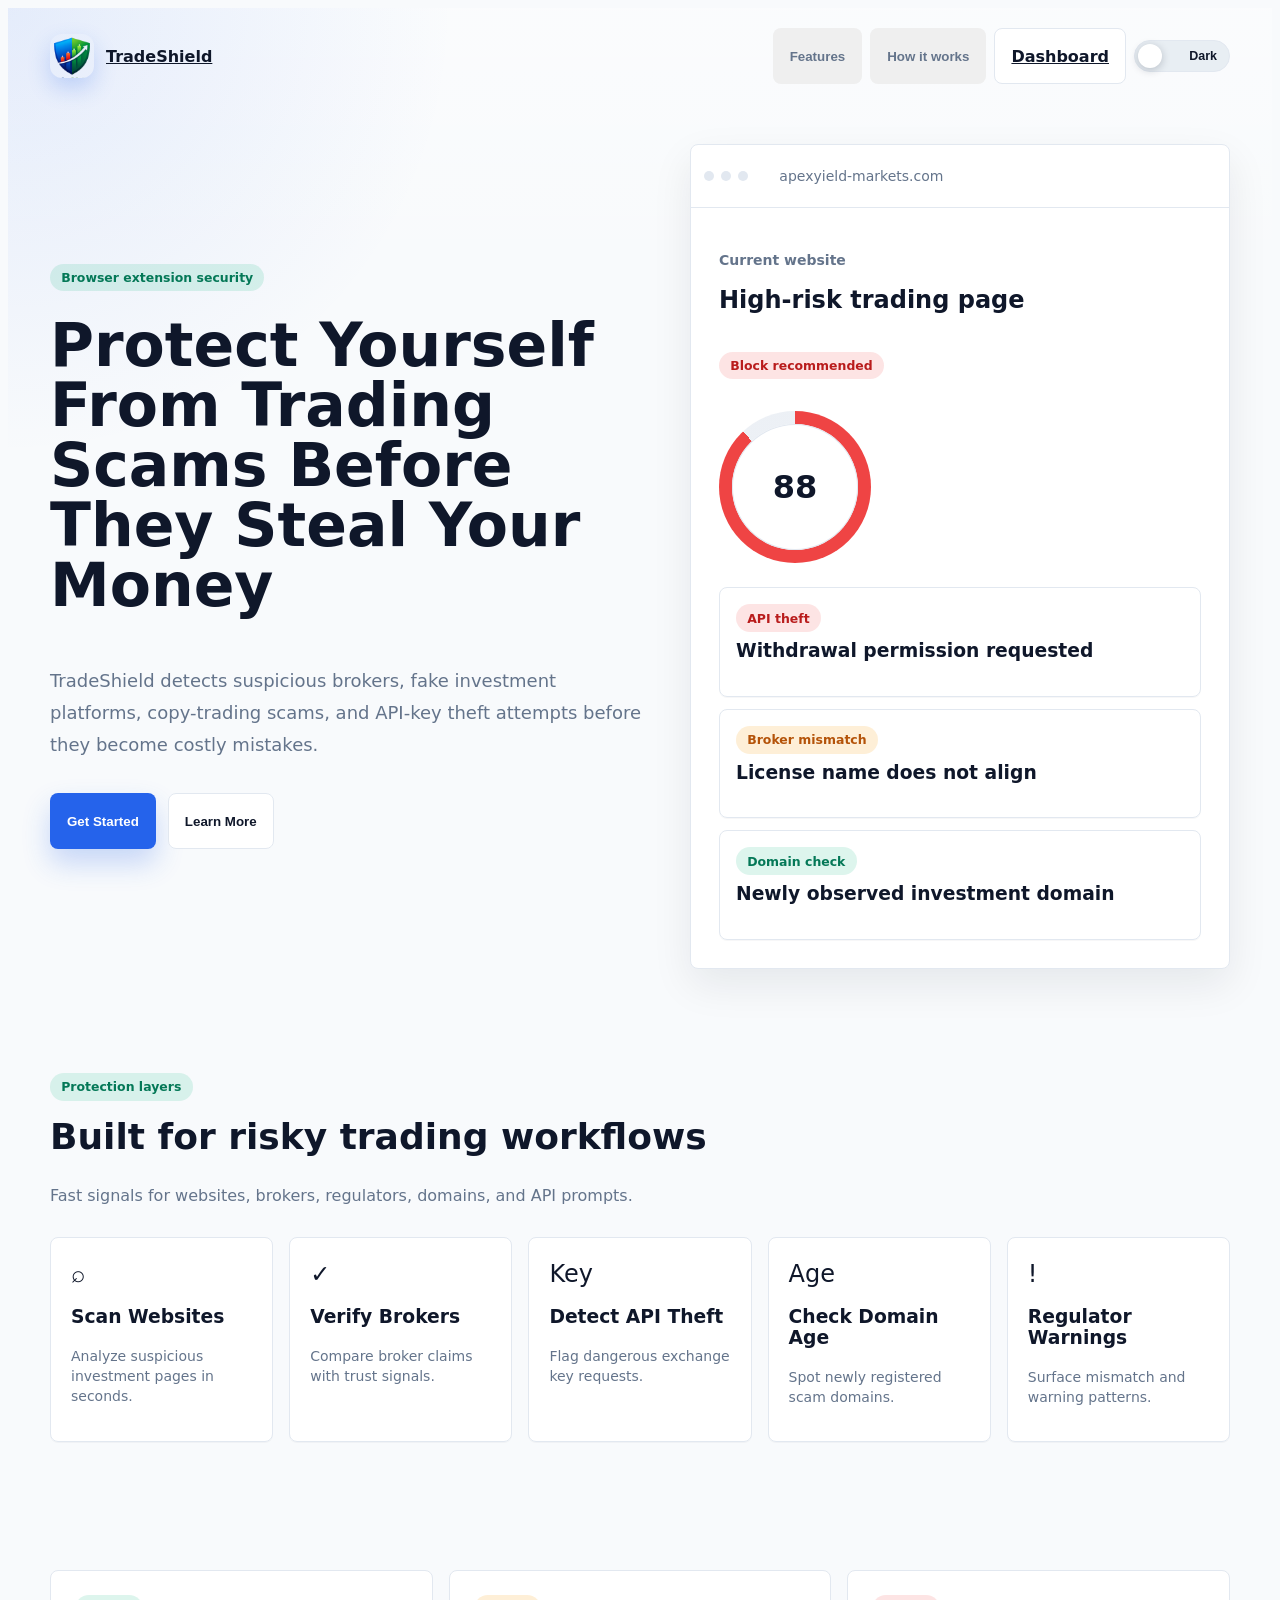
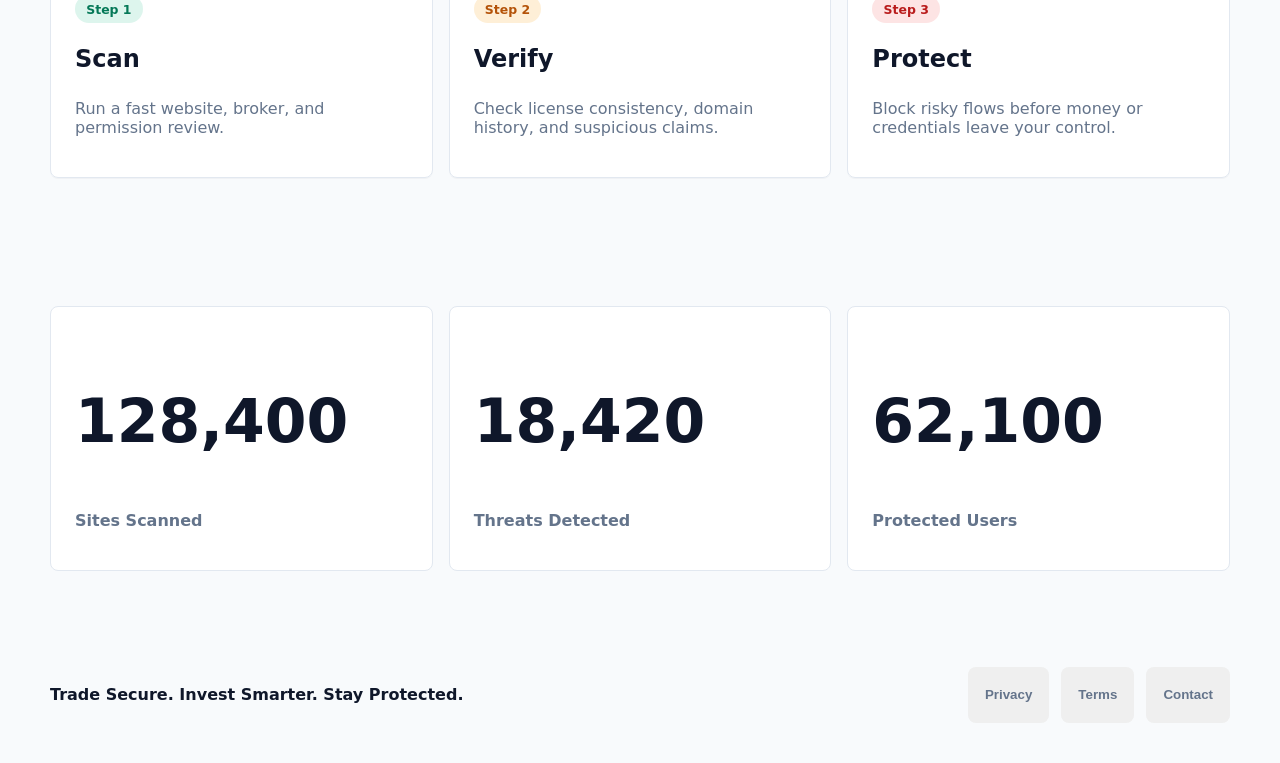
<file: index.html>
<!doctype html>
<html lang="en">
  <head>
    <meta charset="utf-8">
    <meta name="viewport" content="width=device-width, initial-scale=1">
    <meta name="description" content="TradeShield detects suspicious trading platforms, fake brokers, copy-trading scams, and API-key theft attempts.">
    <title>TradeShield | Trade Secure. Invest Smarter. Stay Protected.</title>
    <link rel="icon" href="Assets/icons/icon-32.png">
    <link rel="stylesheet" href="css/tailwind-local.css">
    <link rel="stylesheet" href="css/main.css">
    <script src="js/app.js"></script>
    <script src="js/ui.js" defer></script>
  </head>
  <body>
    <div class="page-loader" role="status" aria-label="Loading TradeShield">
      <div class="loader-shell">
        <div class="flex items-center gap-3">
          <img class="ts-logo" src="Assets/icons/icon-128.png" alt="">
          <div>
            <strong>TradeShield</strong>
            <p class="text-sm ts-muted">Preparing protection engine</p>
          </div>
        </div>
        <div class="mt-5 grid gap-3">
          <div class="skeleton h-4 w-5/6"></div>
          <div class="skeleton h-4 w-3/5"></div>
        </div>
      </div>
    </div>

    <main class="ts-page">
      <header class="ts-container flex items-center justify-between py-5">
        <a class="ts-brand" href="index.html" aria-label="TradeShield home">
          <img class="ts-logo" src="Assets/icons/icon-128.png" alt="">
          <span>TradeShield</span>
        </a>
        <nav class="hidden items-center gap-2 md:flex" aria-label="Primary navigation">
          <button class="ts-btn ts-btn-ghost" type="button" data-scroll="#features">Features</button>
          <button class="ts-btn ts-btn-ghost" type="button" data-scroll="#how">How it works</button>
          <a class="ts-btn ts-btn-secondary" href="dashboard/home.html">Dashboard</a>
          <button class="toggle" type="button" data-theme-toggle role="switch" aria-label="Switch theme" aria-checked="false"></button>
        </nav>
        <button class="toggle md:hidden" type="button" data-theme-toggle role="switch" aria-label="Switch theme" aria-checked="false"></button>
      </header>

      <section class="ts-container grid min-h-[calc(100vh-84px)] items-center gap-10 py-10 lg:grid-cols-[1fr_0.9fr]">
        <div class="animate-slide-up">
          <span class="ts-pill pill-success">Browser extension security</span>
          <h1 class="mt-6 max-w-4xl text-4xl font-black leading-tight sm:text-5xl lg:text-6xl">Protect Yourself From Trading Scams Before They Steal Your Money</h1>
          <p class="mt-6 max-w-2xl text-lg leading-8 ts-muted">TradeShield detects suspicious brokers, fake investment platforms, copy-trading scams, and API-key theft attempts before they become costly mistakes.</p>
          <div class="mt-8 flex flex-col gap-3 sm:flex-row">
            <button class="ts-btn ts-btn-primary" type="button" data-navigate="onboarding/welcome.html">Get Started</button>
            <button class="ts-btn ts-btn-secondary" type="button" data-scroll="#features">Learn More</button>
          </div>
        </div>
        <div class="extension-frame animate-fade-in" aria-label="TradeShield extension preview">
          <div class="browser-bar">
            <span class="dot"></span>
            <span class="dot"></span>
            <span class="dot"></span>
            <span class="ml-3 truncate rounded-md border px-3 py-2 text-sm ts-muted ts-border">apexyield-markets.com</span>
          </div>
          <div class="p-5 sm:p-7">
            <div class="flex flex-wrap items-center justify-between gap-4">
              <div>
                <p class="text-sm font-bold ts-muted">Current website</p>
                <h2 class="mt-1 text-2xl font-black">High-risk trading page</h2>
              </div>
              <span class="risk-badge risk-high">Block recommended</span>
            </div>
            <div class="mt-8 grid gap-6 sm:grid-cols-[170px_minmax(0,1fr)]">
              <div class="risk-meter meter-high meter-88"><span>88</span></div>
              <div class="grid gap-3">
                <article class="ts-card p-4">
                  <span class="risk-badge risk-high">API theft</span>
                  <h3 class="mt-2 font-black">Withdrawal permission requested</h3>
                </article>
                <article class="ts-card p-4">
                  <span class="risk-badge risk-medium">Broker mismatch</span>
                  <h3 class="mt-2 font-black">License name does not align</h3>
                </article>
                <article class="ts-card p-4">
                  <span class="risk-badge risk-low">Domain check</span>
                  <h3 class="mt-2 font-black">Newly observed investment domain</h3>
                </article>
              </div>
            </div>
          </div>
        </div>
      </section>

      <section id="features" class="ts-container py-16">
        <div class="max-w-2xl">
          <span class="ts-pill pill-success">Protection layers</span>
          <h2 class="mt-4 text-3xl font-black sm:text-4xl">Built for risky trading workflows</h2>
          <p class="mt-3 ts-muted">Fast signals for websites, brokers, regulators, domains, and API prompts.</p>
        </div>
        <div class="mt-8 grid gap-4 sm:grid-cols-2 lg:grid-cols-5">
          <article class="ts-card p-5" tabindex="0"><span class="text-2xl">⌕</span><h3 class="mt-4 font-black">Scan Websites</h3><p class="mt-2 text-sm ts-muted">Analyze suspicious investment pages in seconds.</p></article>
          <article class="ts-card p-5" tabindex="0"><span class="text-2xl">✓</span><h3 class="mt-4 font-black">Verify Brokers</h3><p class="mt-2 text-sm ts-muted">Compare broker claims with trust signals.</p></article>
          <article class="ts-card p-5" tabindex="0"><span class="text-2xl">Key</span><h3 class="mt-4 font-black">Detect API Theft</h3><p class="mt-2 text-sm ts-muted">Flag dangerous exchange key requests.</p></article>
          <article class="ts-card p-5" tabindex="0"><span class="text-2xl">Age</span><h3 class="mt-4 font-black">Check Domain Age</h3><p class="mt-2 text-sm ts-muted">Spot newly registered scam domains.</p></article>
          <article class="ts-card p-5" tabindex="0"><span class="text-2xl">!</span><h3 class="mt-4 font-black">Regulator Warnings</h3><p class="mt-2 text-sm ts-muted">Surface mismatch and warning patterns.</p></article>
        </div>
      </section>

      <section id="how" class="border-y py-16 ts-border">
        <div class="ts-container">
          <div class="grid gap-4 md:grid-cols-3">
            <article class="ts-card p-6"><span class="ts-pill pill-success">Step 1</span><h3 class="mt-5 text-2xl font-black">Scan</h3><p class="mt-3 ts-muted">Run a fast website, broker, and permission review.</p></article>
            <article class="ts-card p-6"><span class="ts-pill pill-warning">Step 2</span><h3 class="mt-5 text-2xl font-black">Verify</h3><p class="mt-3 ts-muted">Check license consistency, domain history, and suspicious claims.</p></article>
            <article class="ts-card p-6"><span class="ts-pill pill-danger">Step 3</span><h3 class="mt-5 text-2xl font-black">Protect</h3><p class="mt-3 ts-muted">Block risky flows before money or credentials leave your control.</p></article>
          </div>
        </div>
      </section>

      <section class="ts-container py-16">
        <div class="grid gap-4 md:grid-cols-3">
          <article class="ts-panel p-6"><p class="metric-value" data-count-to="128400">0</p><p class="mt-2 font-bold ts-muted">Sites Scanned</p></article>
          <article class="ts-panel p-6"><p class="metric-value" data-count-to="18420">0</p><p class="mt-2 font-bold ts-muted">Threats Detected</p></article>
          <article class="ts-panel p-6"><p class="metric-value" data-count-to="62100">0</p><p class="mt-2 font-bold ts-muted">Protected Users</p></article>
        </div>
      </section>

      <footer class="border-t py-8 ts-border">
        <div class="ts-container flex flex-col gap-4 sm:flex-row sm:items-center sm:justify-between">
          <p class="font-bold">Trade Secure. Invest Smarter. Stay Protected.</p>
          <nav class="flex flex-wrap gap-3" aria-label="Footer navigation">
            <button class="ts-btn ts-btn-ghost" type="button" data-feedback="Privacy center opened.">Privacy</button>
            <button class="ts-btn ts-btn-ghost" type="button" data-feedback="Terms preview opened.">Terms</button>
            <button class="ts-btn ts-btn-ghost" type="button" data-feedback="Contact request prepared.">Contact</button>
          </nav>
        </div>
      </footer>
    </main>
  </body>
</html>
</file>
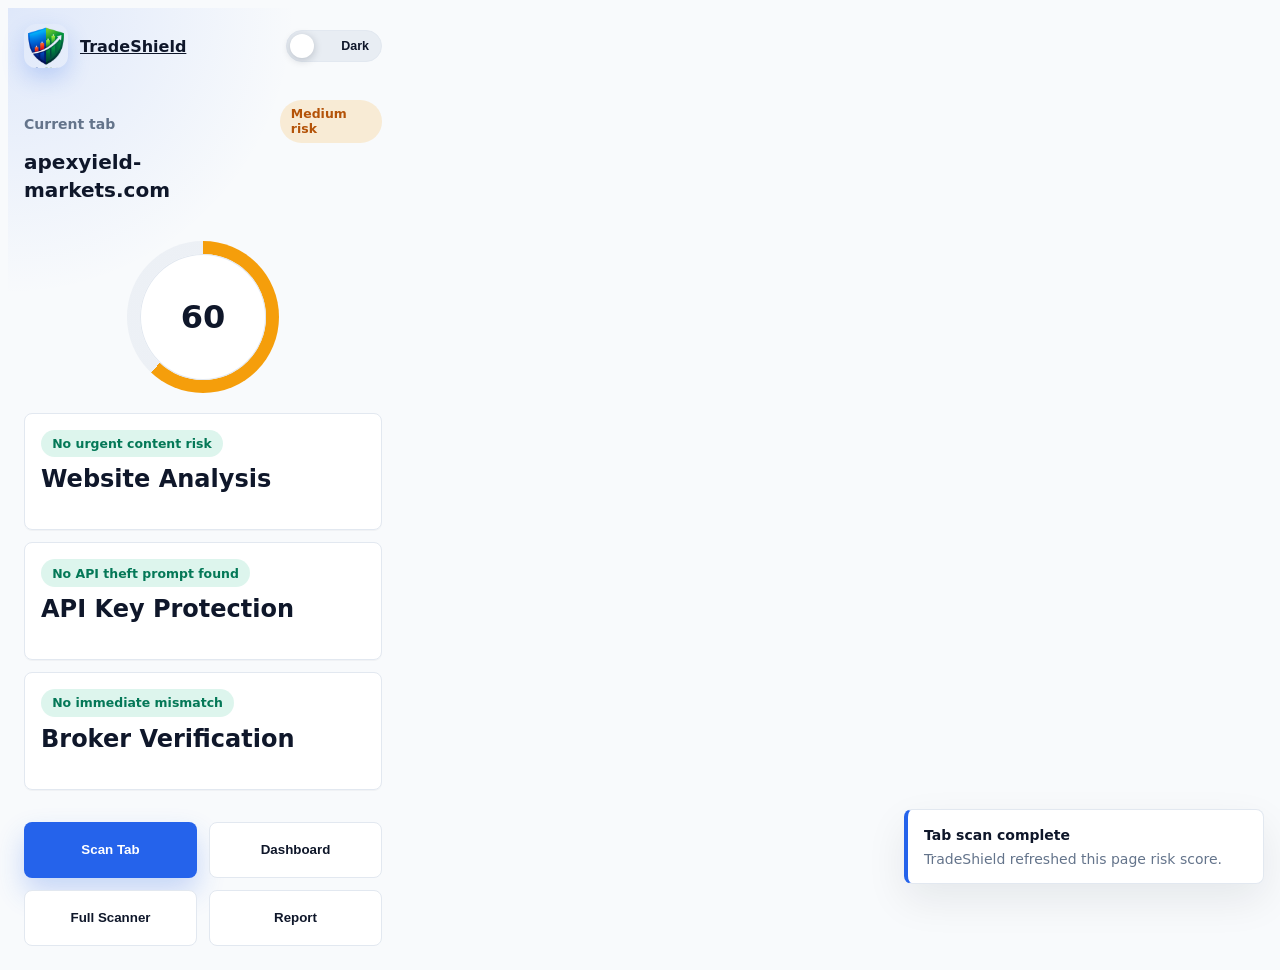
<file: popup.html>
<!doctype html>
<html lang="en">
  <head>
    <meta charset="utf-8">
    <meta name="viewport" content="width=device-width, initial-scale=1">
    <title>TradeShield Extension</title>
    <link rel="icon" href="Assets/icons/icon-32.png">
    <link rel="stylesheet" href="css/tailwind-local.css">
    <link rel="stylesheet" href="css/main.css">
    <script src="js/app.js"></script>
    <script src="js/ui.js" defer></script>
    <script src="js/popup.js" defer></script>
  </head>
  <body class="extension-popup">
    <main class="popup-shell" aria-label="TradeShield extension popup">
      <header class="flex items-center justify-between gap-4 border-b p-4 ts-border">
        <a class="ts-brand" href="dashboard/home.html" target="_blank" aria-label="Open TradeShield dashboard">
          <img class="ts-logo" src="Assets/icons/icon-128.png" alt="">
          <span>TradeShield</span>
        </a>
        <button class="toggle" type="button" data-theme-toggle role="switch" aria-label="Switch theme" aria-checked="false"></button>
      </header>
      <section class="p-4">
        <div class="flex items-start justify-between gap-3">
          <div>
            <p class="text-sm font-bold ts-muted">Current tab</p>
            <h1 class="mt-1 text-xl font-black" data-popup-domain>Checking active page</h1>
          </div>
          <span class="risk-badge risk-medium" data-popup-risk-label>Scanning</span>
        </div>
        <div class="mt-5 grid place-items-center">
          <div class="risk-meter meter-medium meter-62" data-popup-meter aria-label="Current page risk score">
            <span data-popup-score>62</span>
          </div>
        </div>
        <div class="mt-5 grid gap-3" data-popup-breakdown>
          <div class="skeleton h-16"></div>
          <div class="skeleton h-16"></div>
          <div class="skeleton h-16"></div>
        </div>
      </section>
      <section class="border-t p-4 ts-border">
        <div class="grid grid-cols-2 gap-3">
          <button class="ts-btn ts-btn-primary" type="button" data-popup-scan>Scan Tab</button>
          <button class="ts-btn ts-btn-secondary" type="button" data-popup-open-dashboard>Dashboard</button>
          <button class="ts-btn ts-btn-secondary" type="button" data-popup-open-scanner>Full Scanner</button>
          <button class="ts-btn ts-btn-secondary" type="button" data-popup-report>Report</button>
        </div>
      </section>
    </main>
  </body>
</html>
</file>
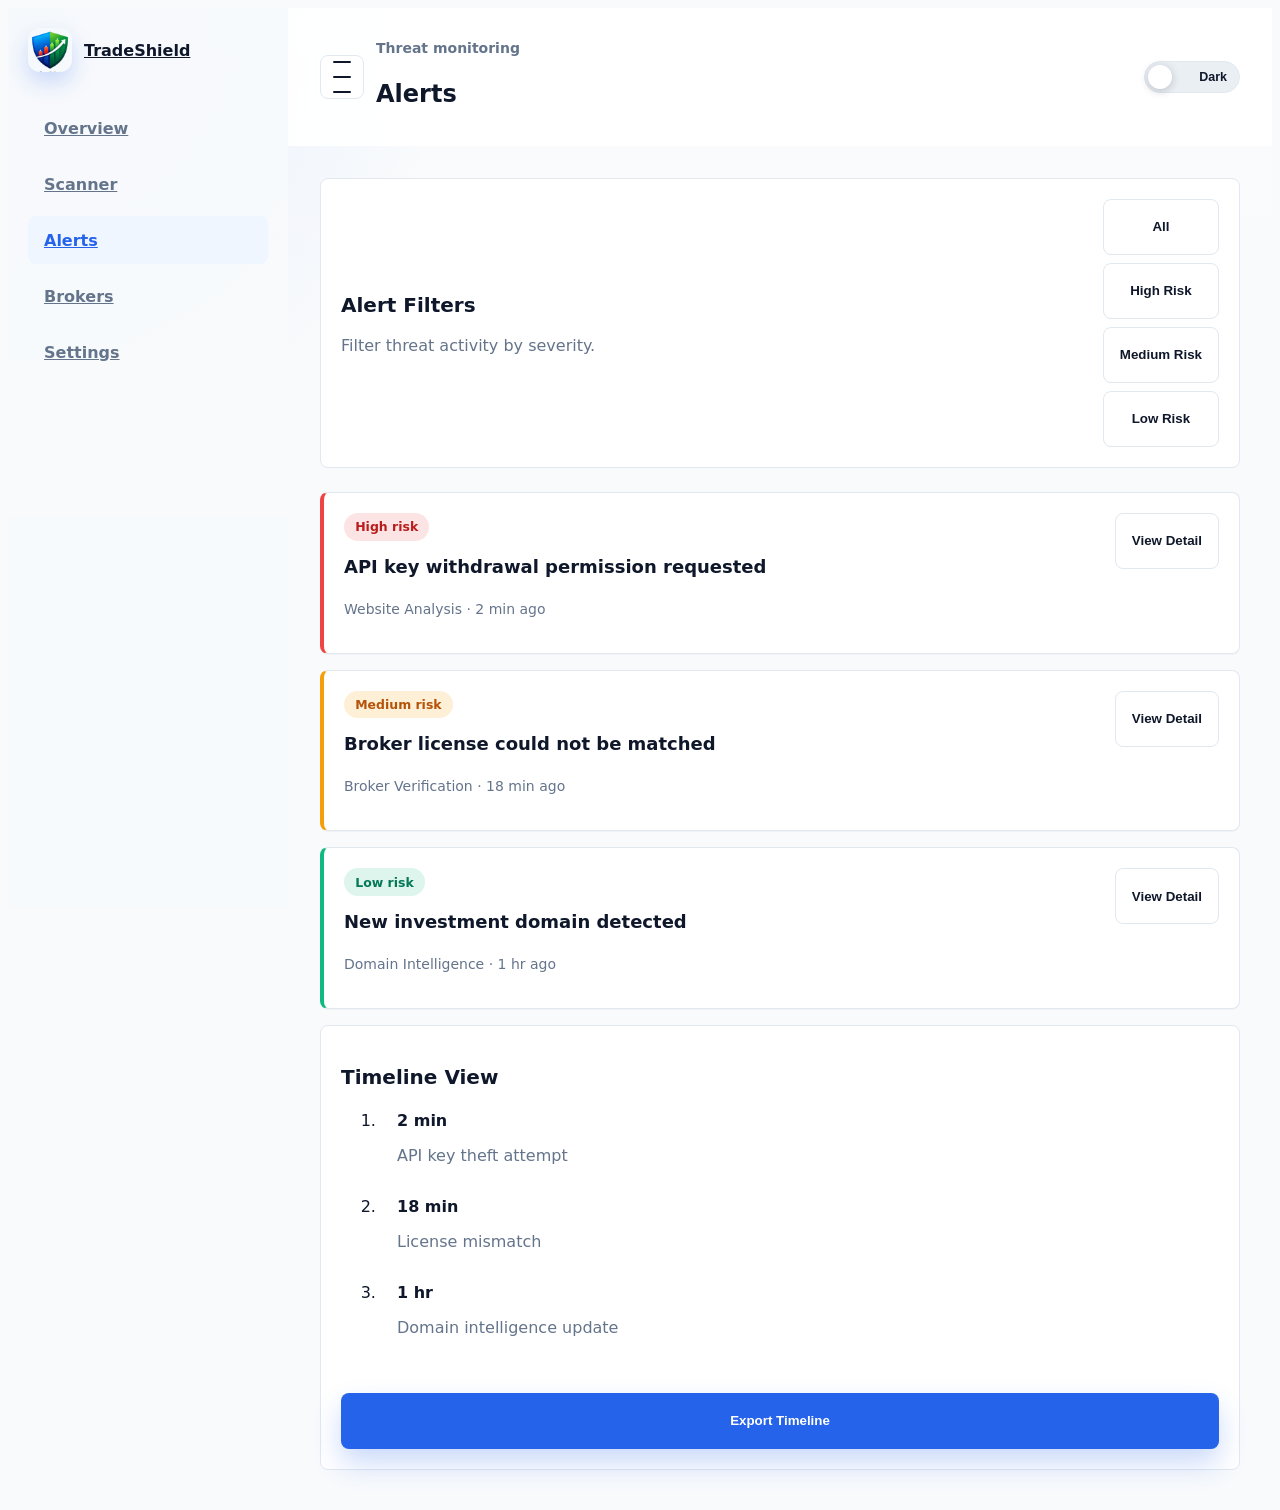
<file: dashboard/alerts.html>
<!doctype html>
<html lang="en">
  <head>
    <meta charset="utf-8">
    <meta name="viewport" content="width=device-width, initial-scale=1">
    <title>Alerts | TradeShield</title>
    <link rel="icon" href="../Assets/icons/icon-32.png">
    <link rel="stylesheet" href="../css/tailwind-local.css">
    <link rel="stylesheet" href="../css/main.css">
    <script src="../js/app.js"></script>
    <script src="../js/ui.js" defer></script>
    <script src="../js/dashboard.js" defer></script>
  </head>
  <body>
    <div class="page-loader" role="status" aria-label="Loading alerts"><div class="loader-shell"><div class="skeleton h-5 w-36"></div><div class="mt-4 grid gap-3"><div class="skeleton h-20"></div><div class="skeleton h-20"></div></div></div></div>
    <main class="ts-page dashboard-shell" data-dashboard-shell>
      <aside class="desktop-sidebar min-h-screen border-r p-5 ts-border" id="dashboard-sidebar" data-sidebar aria-label="Dashboard sidebar" aria-hidden="false">
        <div class="sidebar-head"><a class="ts-brand" href="../index.html"><img class="ts-logo" src="../Assets/icons/icon-128.png" alt=""><span>TradeShield</span></a><button class="ts-icon-btn sidebar-close" type="button" data-sidebar-toggle aria-controls="dashboard-sidebar" aria-expanded="true" aria-label="Close sidebar"><span></span><span></span></button></div>
        <nav class="mt-8 grid gap-2" aria-label="Dashboard navigation"><a class="nav-item px-4" href="home.html" data-nav-page="home.html">Overview</a><a class="nav-item px-4" href="scanner.html" data-nav-page="scanner.html">Scanner</a><a class="nav-item px-4" href="alerts.html" data-nav-page="alerts.html">Alerts</a><a class="nav-item px-4" href="brokers.html" data-nav-page="brokers.html">Brokers</a><a class="nav-item px-4" href="settings.html" data-nav-page="settings.html">Settings</a></nav>
      </aside>
      <section class="dashboard-main min-w-0">
        <header class="sticky top-0 z-30 border-b bg-[color:var(--surface)]/90 px-4 py-4 backdrop-blur ts-border lg:px-8"><div class="flex items-center justify-between gap-4"><div class="flex min-w-0 items-center gap-3"><button class="ts-icon-btn sidebar-toggle" type="button" data-sidebar-toggle aria-controls="dashboard-sidebar" aria-expanded="true" aria-label="Close sidebar"><span></span><span></span><span></span></button><div><p class="text-sm font-bold ts-muted">Threat monitoring</p><h1 class="text-2xl font-black">Alerts</h1></div></div><button class="toggle" type="button" data-theme-toggle role="switch" aria-label="Switch theme" aria-checked="false"></button></div></header>
        <div class="grid gap-6 p-4 lg:p-8">
          <section class="ts-panel p-5">
            <div class="flex flex-col gap-4 lg:flex-row lg:items-center lg:justify-between">
              <div><h2 class="text-xl font-black">Alert Filters</h2><p class="mt-1 ts-muted">Filter threat activity by severity.</p></div>
              <div class="grid gap-2 sm:grid-cols-4">
                <button class="ts-btn ts-btn-secondary" type="button" data-alert-filter="All" aria-pressed="true">All</button>
                <button class="ts-btn ts-btn-secondary" type="button" data-alert-filter="High" aria-pressed="false">High Risk</button>
                <button class="ts-btn ts-btn-secondary" type="button" data-alert-filter="Medium" aria-pressed="false">Medium Risk</button>
                <button class="ts-btn ts-btn-secondary" type="button" data-alert-filter="Low" aria-pressed="false">Low Risk</button>
              </div>
            </div>
          </section>
          <section class="grid gap-4 lg:grid-cols-[1fr_320px]">
            <div class="grid gap-4" data-alert-list aria-live="polite">
              <div class="skeleton h-24"></div>
              <div class="skeleton h-24"></div>
              <div class="skeleton h-24"></div>
            </div>
            <aside class="ts-panel p-5">
              <h2 class="text-xl font-black">Timeline View</h2>
              <ol class="mt-5 grid gap-4">
                <li class="border-l-4 pl-4 alert-high"><strong>2 min</strong><p class="ts-muted">API key theft attempt</p></li>
                <li class="border-l-4 pl-4 alert-medium"><strong>18 min</strong><p class="ts-muted">License mismatch</p></li>
                <li class="border-l-4 pl-4 alert-low"><strong>1 hr</strong><p class="ts-muted">Domain intelligence update</p></li>
              </ol>
              <button class="ts-btn ts-btn-primary mt-6 w-full" type="button" data-feedback="Timeline exported.">Export Timeline</button>
            </aside>
          </section>
        </div>
      </section>
      <button class="sidebar-backdrop" type="button" data-sidebar-backdrop aria-label="Close sidebar"></button>
      <nav class="bottom-nav" aria-label="Mobile dashboard navigation"><a href="home.html" data-nav-page="home.html">Home</a><a href="scanner.html" data-nav-page="scanner.html">Scan</a><a href="alerts.html" data-nav-page="alerts.html">Alerts</a><a href="brokers.html" data-nav-page="brokers.html">Brokers</a><a href="settings.html" data-nav-page="settings.html">Settings</a></nav>
    </main>
  </body>
</html>
</file>
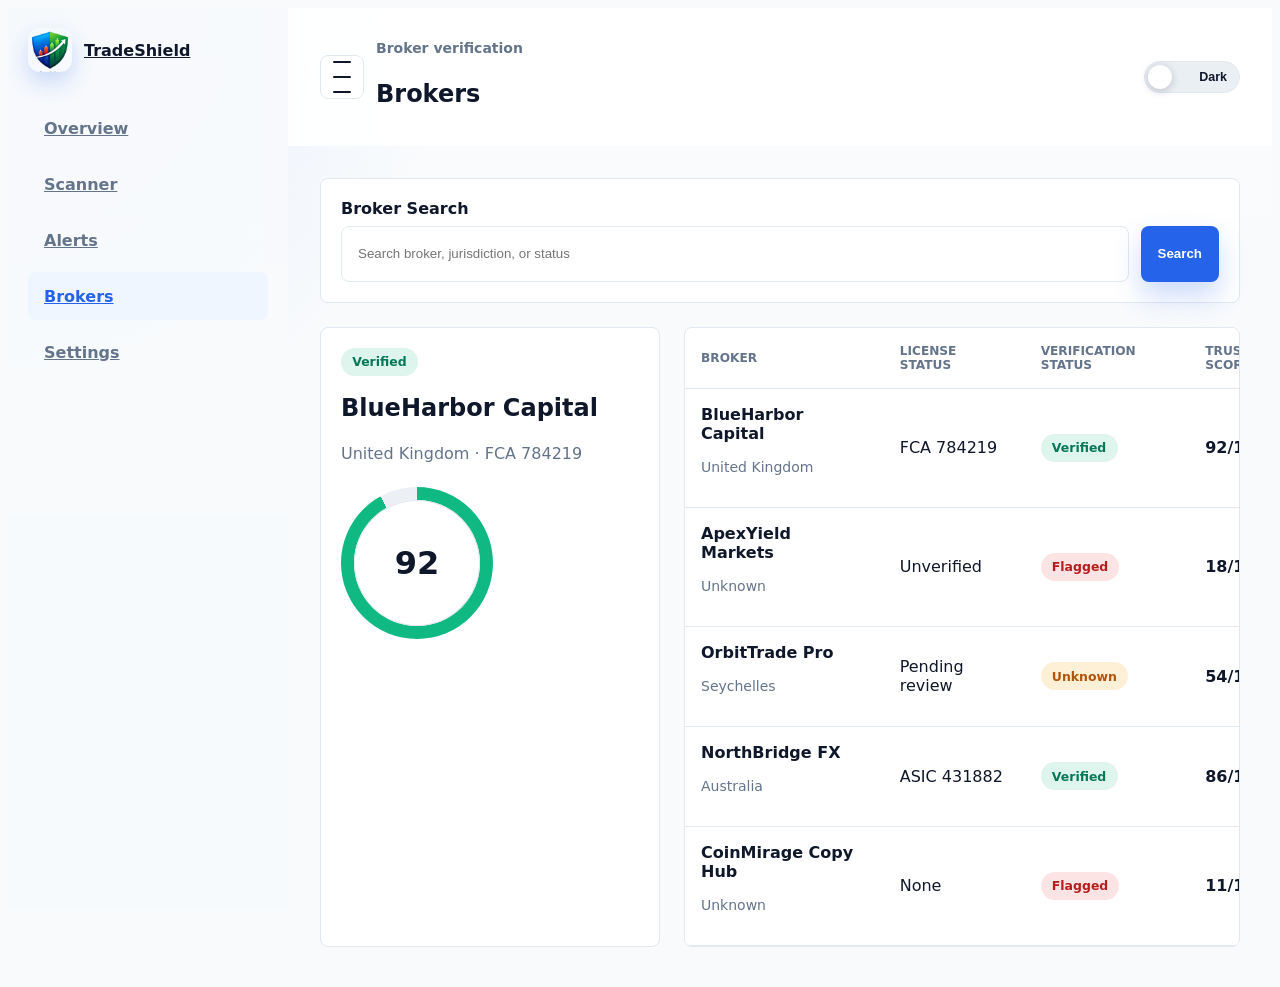
<file: dashboard/brokers.html>
<!doctype html>
<html lang="en">
  <head>
    <meta charset="utf-8">
    <meta name="viewport" content="width=device-width, initial-scale=1">
    <title>Brokers | TradeShield</title>
    <link rel="icon" href="../Assets/icons/icon-32.png">
    <link rel="stylesheet" href="../css/tailwind-local.css">
    <link rel="stylesheet" href="../css/main.css">
    <script src="../js/app.js"></script>
    <script src="../js/ui.js" defer></script>
    <script src="../js/dashboard.js" defer></script>
  </head>
  <body>
    <div class="page-loader" role="status" aria-label="Loading brokers"><div class="loader-shell"><div class="skeleton h-5 w-44"></div><div class="mt-4 skeleton h-28"></div></div></div>
    <main class="ts-page dashboard-shell" data-dashboard-shell>
      <aside class="desktop-sidebar min-h-screen border-r p-5 ts-border" id="dashboard-sidebar" data-sidebar aria-label="Dashboard sidebar" aria-hidden="false">
        <div class="sidebar-head"><a class="ts-brand" href="../index.html"><img class="ts-logo" src="../Assets/icons/icon-128.png" alt=""><span>TradeShield</span></a><button class="ts-icon-btn sidebar-close" type="button" data-sidebar-toggle aria-controls="dashboard-sidebar" aria-expanded="true" aria-label="Close sidebar"><span></span><span></span></button></div>
        <nav class="mt-8 grid gap-2" aria-label="Dashboard navigation"><a class="nav-item px-4" href="home.html" data-nav-page="home.html">Overview</a><a class="nav-item px-4" href="scanner.html" data-nav-page="scanner.html">Scanner</a><a class="nav-item px-4" href="alerts.html" data-nav-page="alerts.html">Alerts</a><a class="nav-item px-4" href="brokers.html" data-nav-page="brokers.html">Brokers</a><a class="nav-item px-4" href="settings.html" data-nav-page="settings.html">Settings</a></nav>
      </aside>
      <section class="dashboard-main min-w-0">
        <header class="sticky top-0 z-30 border-b bg-[color:var(--surface)]/90 px-4 py-4 backdrop-blur ts-border lg:px-8"><div class="flex items-center justify-between gap-4"><div class="flex min-w-0 items-center gap-3"><button class="ts-icon-btn sidebar-toggle" type="button" data-sidebar-toggle aria-controls="dashboard-sidebar" aria-expanded="true" aria-label="Close sidebar"><span></span><span></span><span></span></button><div><p class="text-sm font-bold ts-muted">Broker verification</p><h1 class="text-2xl font-black">Brokers</h1></div></div><button class="toggle" type="button" data-theme-toggle role="switch" aria-label="Switch theme" aria-checked="false"></button></div></header>
        <div class="grid gap-6 p-4 lg:p-8">
          <section class="ts-panel p-5">
            <div class="grid gap-3 lg:grid-cols-[1fr_auto]">
              <label><span class="mb-2 block font-bold">Broker Search</span><input class="ts-input" type="search" data-broker-search placeholder="Search broker, jurisdiction, or status" aria-label="Search brokers"></label>
              <button class="ts-btn ts-btn-primary self-end" type="button" data-broker-button>Search</button>
            </div>
          </section>
          <section class="grid gap-6 xl:grid-cols-[340px_minmax(0,1fr)]">
            <aside class="ts-panel p-5" data-broker-profile aria-live="polite">
              <div class="skeleton h-8 w-24"></div>
              <div class="mt-5 skeleton h-8 w-52"></div>
              <div class="mt-6 skeleton h-36 w-36 rounded-full"></div>
            </aside>
            <section class="ts-panel table-wrap">
              <table class="ts-table">
                <caption class="sr-only">Broker verification results table</caption>
                <thead><tr><th>Broker</th><th>License Status</th><th>Verification Status</th><th>Trust Score</th><th>Action</th></tr></thead>
                <tbody data-broker-results></tbody>
              </table>
            </section>
          </section>
        </div>
      </section>
      <button class="sidebar-backdrop" type="button" data-sidebar-backdrop aria-label="Close sidebar"></button>
      <nav class="bottom-nav" aria-label="Mobile dashboard navigation"><a href="home.html" data-nav-page="home.html">Home</a><a href="scanner.html" data-nav-page="scanner.html">Scan</a><a href="alerts.html" data-nav-page="alerts.html">Alerts</a><a href="brokers.html" data-nav-page="brokers.html">Brokers</a><a href="settings.html" data-nav-page="settings.html">Settings</a></nav>
    </main>
  </body>
</html>
</file>
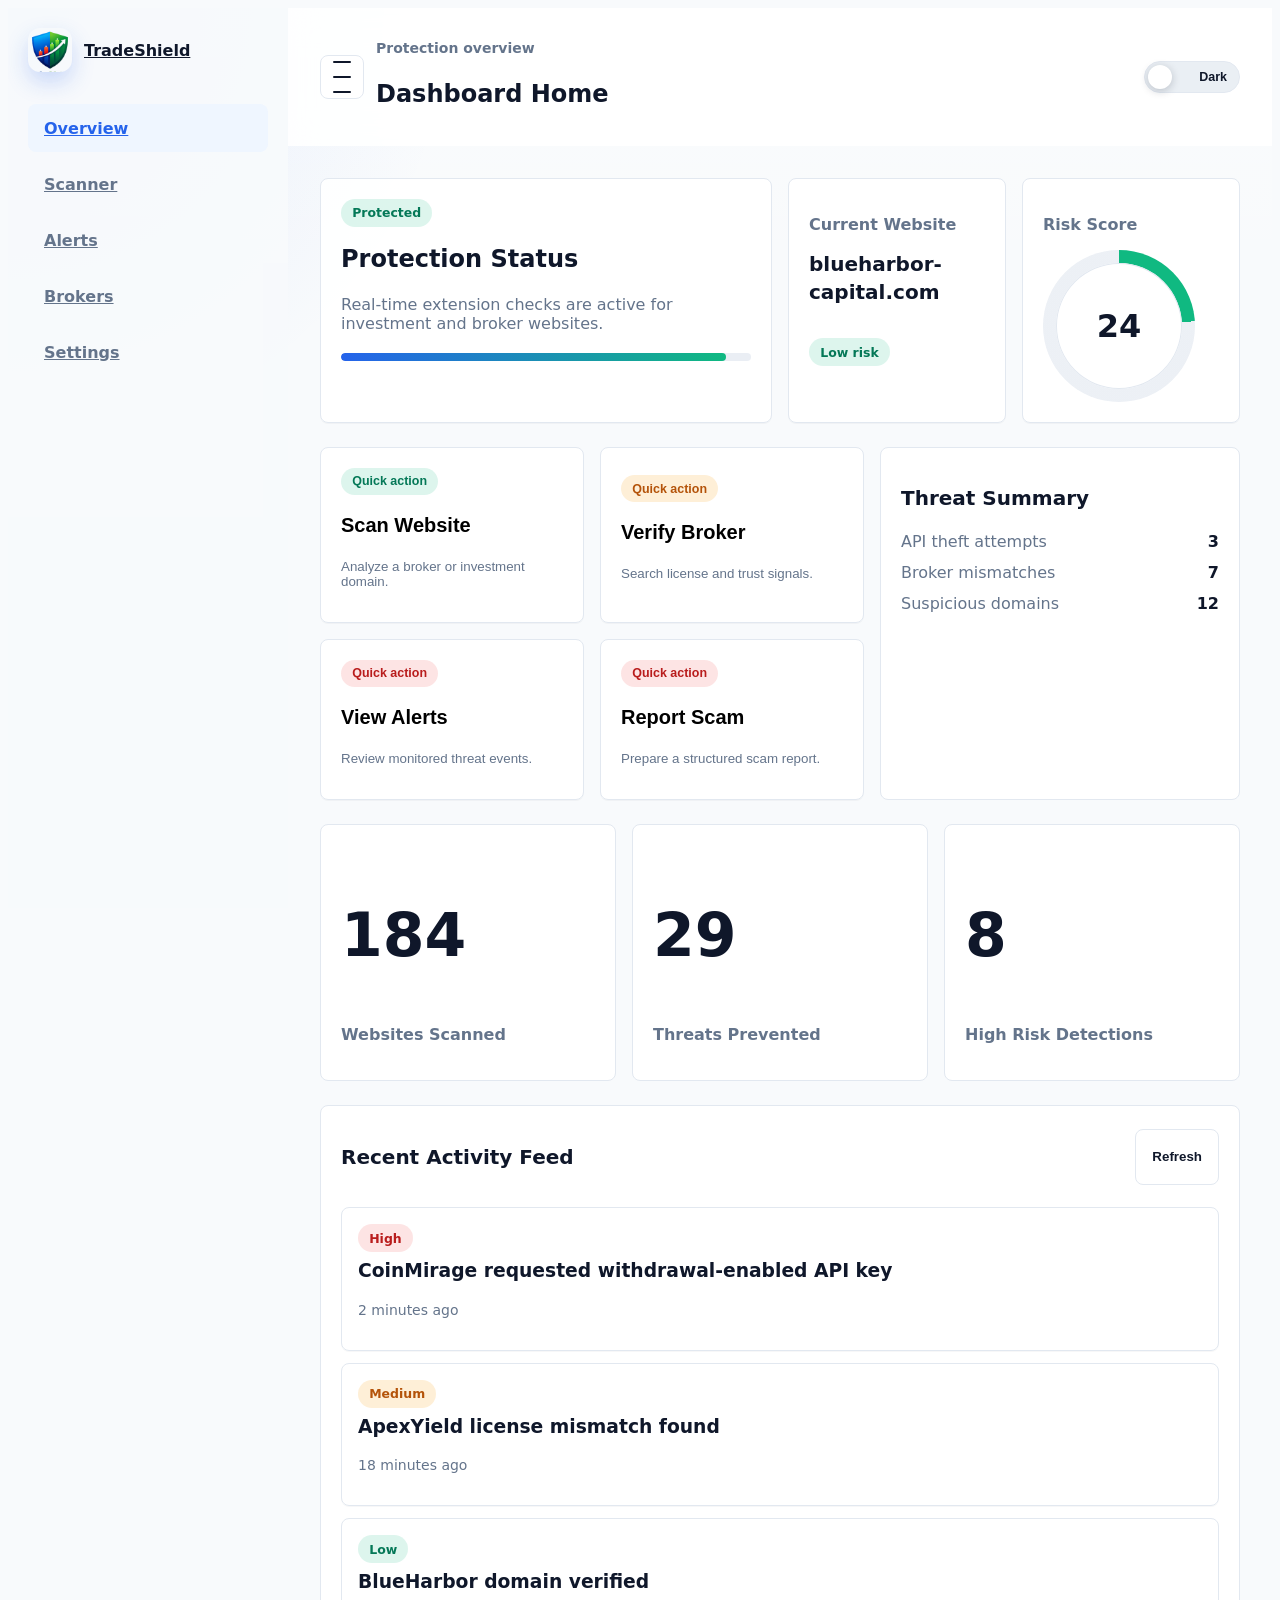
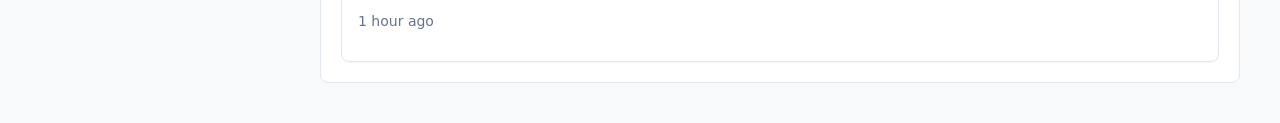
<file: dashboard/home.html>
<!doctype html>
<html lang="en">
  <head>
    <meta charset="utf-8">
    <meta name="viewport" content="width=device-width, initial-scale=1">
    <title>Dashboard | TradeShield</title>
    <link rel="icon" href="../Assets/icons/icon-32.png">
    <link rel="stylesheet" href="../css/tailwind-local.css">
    <link rel="stylesheet" href="../css/main.css">
    <script src="../js/app.js"></script>
    <script src="../js/ui.js" defer></script>
    <script src="../js/dashboard.js" defer></script>
  </head>
  <body>
    <div class="page-loader" role="status" aria-label="Loading dashboard">
      <div class="loader-shell"><div class="skeleton h-5 w-44"></div><div class="mt-4 skeleton h-32"></div></div>
    </div>
    <main class="ts-page dashboard-shell" data-dashboard-shell>
      <aside class="desktop-sidebar min-h-screen border-r p-5 ts-border" id="dashboard-sidebar" data-sidebar aria-label="Dashboard sidebar" aria-hidden="false">
        <div class="sidebar-head">
          <a class="ts-brand" href="../index.html"><img class="ts-logo" src="../Assets/icons/icon-128.png" alt=""><span>TradeShield</span></a>
          <button class="ts-icon-btn sidebar-close" type="button" data-sidebar-toggle aria-controls="dashboard-sidebar" aria-expanded="true" aria-label="Close sidebar"><span></span><span></span></button>
        </div>
        <nav class="mt-8 grid gap-2" aria-label="Dashboard navigation">
          <a class="nav-item px-4" href="home.html" data-nav-page="home.html">Overview</a>
          <a class="nav-item px-4" href="scanner.html" data-nav-page="scanner.html">Scanner</a>
          <a class="nav-item px-4" href="alerts.html" data-nav-page="alerts.html">Alerts</a>
          <a class="nav-item px-4" href="brokers.html" data-nav-page="brokers.html">Brokers</a>
          <a class="nav-item px-4" href="settings.html" data-nav-page="settings.html">Settings</a>
        </nav>
      </aside>
      <section class="dashboard-main min-w-0">
        <header class="sticky top-0 z-30 border-b bg-[color:var(--surface)]/90 px-4 py-4 backdrop-blur ts-border lg:px-8">
          <div class="flex items-center justify-between gap-4">
            <div class="flex min-w-0 items-center gap-3"><button class="ts-icon-btn sidebar-toggle" type="button" data-sidebar-toggle aria-controls="dashboard-sidebar" aria-expanded="true" aria-label="Close sidebar"><span></span><span></span><span></span></button><div><p class="text-sm font-bold ts-muted">Protection overview</p><h1 class="text-2xl font-black">Dashboard Home</h1></div></div>
            <button class="toggle" type="button" data-theme-toggle role="switch" aria-label="Switch theme" aria-checked="false"></button>
          </div>
        </header>
        <div class="grid gap-6 p-4 lg:p-8">
          <section class="grid gap-4 xl:grid-cols-4">
            <article class="ts-card p-5 xl:col-span-2"><span class="ts-pill pill-success">Protected</span><h2 class="mt-4 text-2xl font-black">Protection Status</h2><p class="mt-2 ts-muted">Real-time extension checks are active for investment and broker websites.</p><div class="mt-5 progress-track"><div class="progress-bar progress-94"></div></div></article>
            <article class="ts-card p-5"><p class="font-bold ts-muted">Current Website</p><h2 class="mt-3 text-xl font-black">blueharbor-capital.com</h2><span class="risk-badge risk-low mt-4">Low risk</span></article>
            <article class="ts-card p-5"><p class="font-bold ts-muted">Risk Score</p><div class="mt-4 risk-meter meter-low meter-24"><span>24</span></div></article>
          </section>
          <section class="grid gap-4 lg:grid-cols-[1fr_360px]">
            <div class="grid gap-4 sm:grid-cols-2">
              <button class="ts-card p-5 text-left" type="button" data-navigate="scanner.html"><span class="ts-pill pill-success">Quick action</span><h3 class="mt-4 text-xl font-black">Scan Website</h3><p class="mt-2 ts-muted">Analyze a broker or investment domain.</p></button>
              <button class="ts-card p-5 text-left" type="button" data-navigate="brokers.html"><span class="ts-pill pill-warning">Quick action</span><h3 class="mt-4 text-xl font-black">Verify Broker</h3><p class="mt-2 ts-muted">Search license and trust signals.</p></button>
              <button class="ts-card p-5 text-left" type="button" data-navigate="alerts.html"><span class="ts-pill pill-danger">Quick action</span><h3 class="mt-4 text-xl font-black">View Alerts</h3><p class="mt-2 ts-muted">Review monitored threat events.</p></button>
              <button class="ts-card p-5 text-left" type="button" data-home-action="report"><span class="ts-pill pill-danger">Quick action</span><h3 class="mt-4 text-xl font-black">Report Scam</h3><p class="mt-2 ts-muted">Prepare a structured scam report.</p></button>
            </div>
            <aside class="ts-panel p-5">
              <h2 class="text-xl font-black">Threat Summary</h2>
              <div class="mt-5 grid gap-3">
                <div class="flex justify-between"><span class="ts-muted">API theft attempts</span><strong>3</strong></div>
                <div class="flex justify-between"><span class="ts-muted">Broker mismatches</span><strong>7</strong></div>
                <div class="flex justify-between"><span class="ts-muted">Suspicious domains</span><strong>12</strong></div>
              </div>
            </aside>
          </section>
          <section class="grid gap-4 md:grid-cols-3">
            <article class="ts-panel p-5"><p class="metric-value" data-count-to="184">0</p><p class="font-bold ts-muted">Websites Scanned</p></article>
            <article class="ts-panel p-5"><p class="metric-value" data-count-to="29">0</p><p class="font-bold ts-muted">Threats Prevented</p></article>
            <article class="ts-panel p-5"><p class="metric-value" data-count-to="8">0</p><p class="font-bold ts-muted">High Risk Detections</p></article>
          </section>
          <section class="ts-panel p-5">
            <div class="flex items-center justify-between gap-4"><h2 class="text-xl font-black">Recent Activity Feed</h2><button class="ts-btn ts-btn-secondary" type="button" data-feedback="Activity refreshed.">Refresh</button></div>
            <div class="mt-5 grid gap-3">
              <article class="ts-card p-4"><span class="risk-badge risk-high">High</span><h3 class="mt-2 font-black">CoinMirage requested withdrawal-enabled API key</h3><p class="text-sm ts-muted">2 minutes ago</p></article>
              <article class="ts-card p-4"><span class="risk-badge risk-medium">Medium</span><h3 class="mt-2 font-black">ApexYield license mismatch found</h3><p class="text-sm ts-muted">18 minutes ago</p></article>
              <article class="ts-card p-4"><span class="risk-badge risk-low">Low</span><h3 class="mt-2 font-black">BlueHarbor domain verified</h3><p class="text-sm ts-muted">1 hour ago</p></article>
            </div>
          </section>
        </div>
      </section>
      <button class="sidebar-backdrop" type="button" data-sidebar-backdrop aria-label="Close sidebar"></button>
      <nav class="bottom-nav" aria-label="Mobile dashboard navigation">
        <a href="home.html" data-nav-page="home.html">Home</a><a href="scanner.html" data-nav-page="scanner.html">Scan</a><a href="alerts.html" data-nav-page="alerts.html">Alerts</a><a href="brokers.html" data-nav-page="brokers.html">Brokers</a><a href="settings.html" data-nav-page="settings.html">Settings</a>
      </nav>
    </main>
  </body>
</html>
</file>
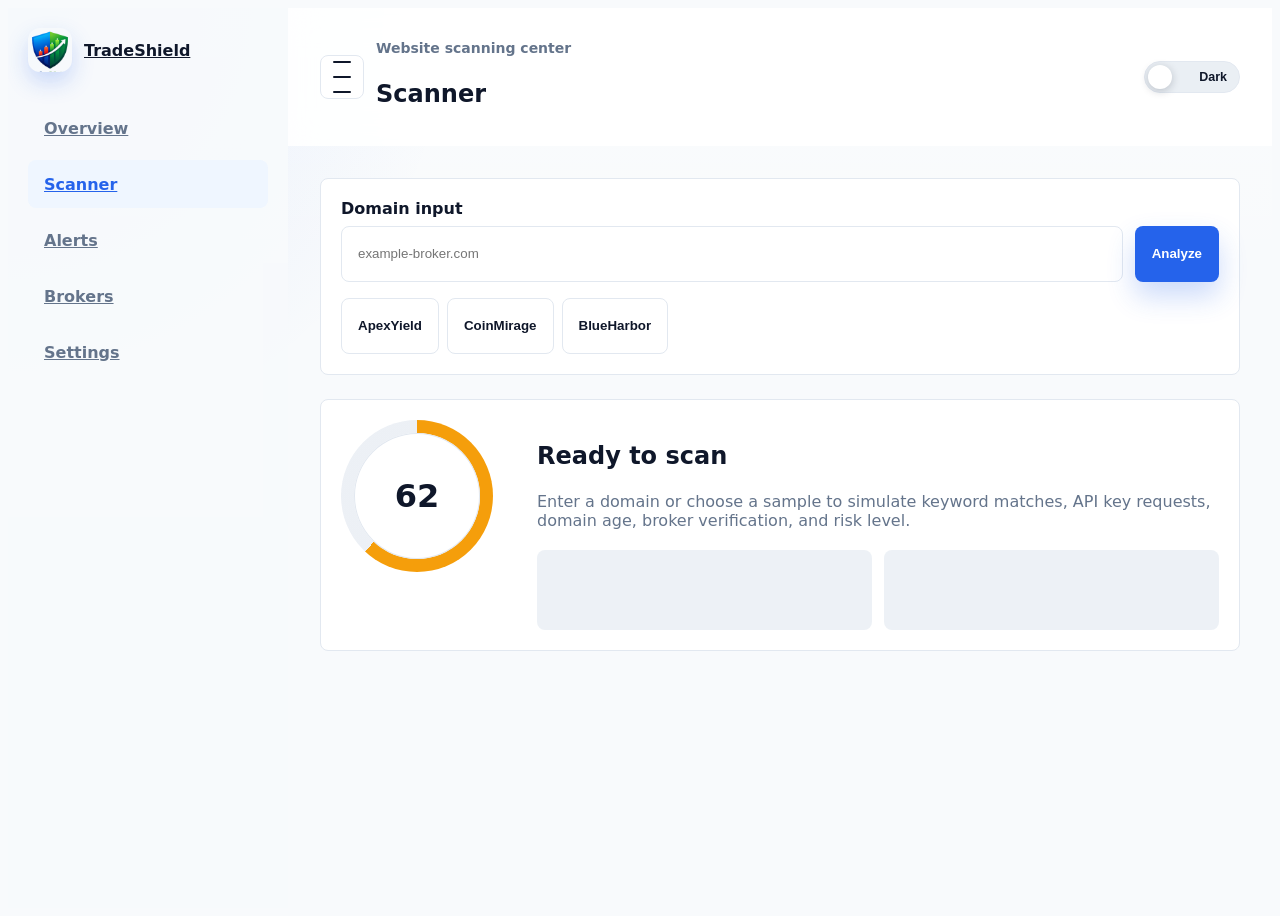
<file: dashboard/scanner.html>
<!doctype html>
<html lang="en">
  <head>
    <meta charset="utf-8">
    <meta name="viewport" content="width=device-width, initial-scale=1">
    <title>Scanner | TradeShield</title>
    <link rel="icon" href="../Assets/icons/icon-32.png">
    <link rel="stylesheet" href="../css/tailwind-local.css">
    <link rel="stylesheet" href="../css/main.css">
    <script src="../js/app.js"></script>
    <script src="../js/ui.js" defer></script>
    <script src="../js/scanner.js" defer></script>
  </head>
  <body>
    <div class="page-loader" role="status" aria-label="Loading scanner"><div class="loader-shell"><div class="skeleton h-5 w-40"></div><div class="mt-4 skeleton h-28"></div></div></div>
    <main class="ts-page dashboard-shell" data-dashboard-shell>
      <aside class="desktop-sidebar min-h-screen border-r p-5 ts-border" id="dashboard-sidebar" data-sidebar aria-label="Dashboard sidebar" aria-hidden="false">
        <div class="sidebar-head"><a class="ts-brand" href="../index.html"><img class="ts-logo" src="../Assets/icons/icon-128.png" alt=""><span>TradeShield</span></a><button class="ts-icon-btn sidebar-close" type="button" data-sidebar-toggle aria-controls="dashboard-sidebar" aria-expanded="true" aria-label="Close sidebar"><span></span><span></span></button></div>
        <nav class="mt-8 grid gap-2" aria-label="Dashboard navigation"><a class="nav-item px-4" href="home.html" data-nav-page="home.html">Overview</a><a class="nav-item px-4" href="scanner.html" data-nav-page="scanner.html">Scanner</a><a class="nav-item px-4" href="alerts.html" data-nav-page="alerts.html">Alerts</a><a class="nav-item px-4" href="brokers.html" data-nav-page="brokers.html">Brokers</a><a class="nav-item px-4" href="settings.html" data-nav-page="settings.html">Settings</a></nav>
      </aside>
      <section class="dashboard-main min-w-0">
        <header class="sticky top-0 z-30 border-b bg-[color:var(--surface)]/90 px-4 py-4 backdrop-blur ts-border lg:px-8"><div class="flex items-center justify-between gap-4"><div class="flex min-w-0 items-center gap-3"><button class="ts-icon-btn sidebar-toggle" type="button" data-sidebar-toggle aria-controls="dashboard-sidebar" aria-expanded="true" aria-label="Close sidebar"><span></span><span></span><span></span></button><div><p class="text-sm font-bold ts-muted">Website scanning center</p><h1 class="text-2xl font-black">Scanner</h1></div></div><button class="toggle" type="button" data-theme-toggle role="switch" aria-label="Switch theme" aria-checked="false"></button></div></header>
        <div class="grid gap-6 p-4 lg:p-8">
          <section class="ts-panel p-5">
            <form class="grid gap-3 lg:grid-cols-[1fr_auto]" data-scan-form>
              <label><span class="mb-2 block font-bold">Domain input</span><input class="ts-input" type="text" data-scan-input placeholder="example-broker.com" aria-label="Domain to analyze"></label>
              <button class="ts-btn ts-btn-primary self-end" type="submit">Analyze</button>
            </form>
            <div class="mt-4 flex flex-wrap gap-2" aria-label="Sample domains">
              <button class="ts-btn ts-btn-secondary" type="button" data-sample-domain="apexyield-markets.com">ApexYield</button>
              <button class="ts-btn ts-btn-secondary" type="button" data-sample-domain="coinmirage-copy.xyz">CoinMirage</button>
              <button class="ts-btn ts-btn-secondary" type="button" data-sample-domain="blueharbor-capital.com">BlueHarbor</button>
            </div>
          </section>
          <section class="ts-panel p-5" data-scan-results aria-live="polite">
            <div class="grid gap-4 md:grid-cols-[180px_minmax(0,1fr)]">
              <div class="risk-meter meter-medium meter-62"><span>62</span></div>
              <div><h2 class="text-2xl font-black">Ready to scan</h2><p class="mt-2 ts-muted">Enter a domain or choose a sample to simulate keyword matches, API key requests, domain age, broker verification, and risk level.</p><div class="mt-5 grid gap-3 sm:grid-cols-2"><div class="skeleton h-20"></div><div class="skeleton h-20"></div></div></div>
            </div>
          </section>
        </div>
      </section>
      <button class="sidebar-backdrop" type="button" data-sidebar-backdrop aria-label="Close sidebar"></button>
      <nav class="bottom-nav" aria-label="Mobile dashboard navigation"><a href="home.html" data-nav-page="home.html">Home</a><a href="scanner.html" data-nav-page="scanner.html">Scan</a><a href="alerts.html" data-nav-page="alerts.html">Alerts</a><a href="brokers.html" data-nav-page="brokers.html">Brokers</a><a href="settings.html" data-nav-page="settings.html">Settings</a></nav>
    </main>
  </body>
</html>
</file>
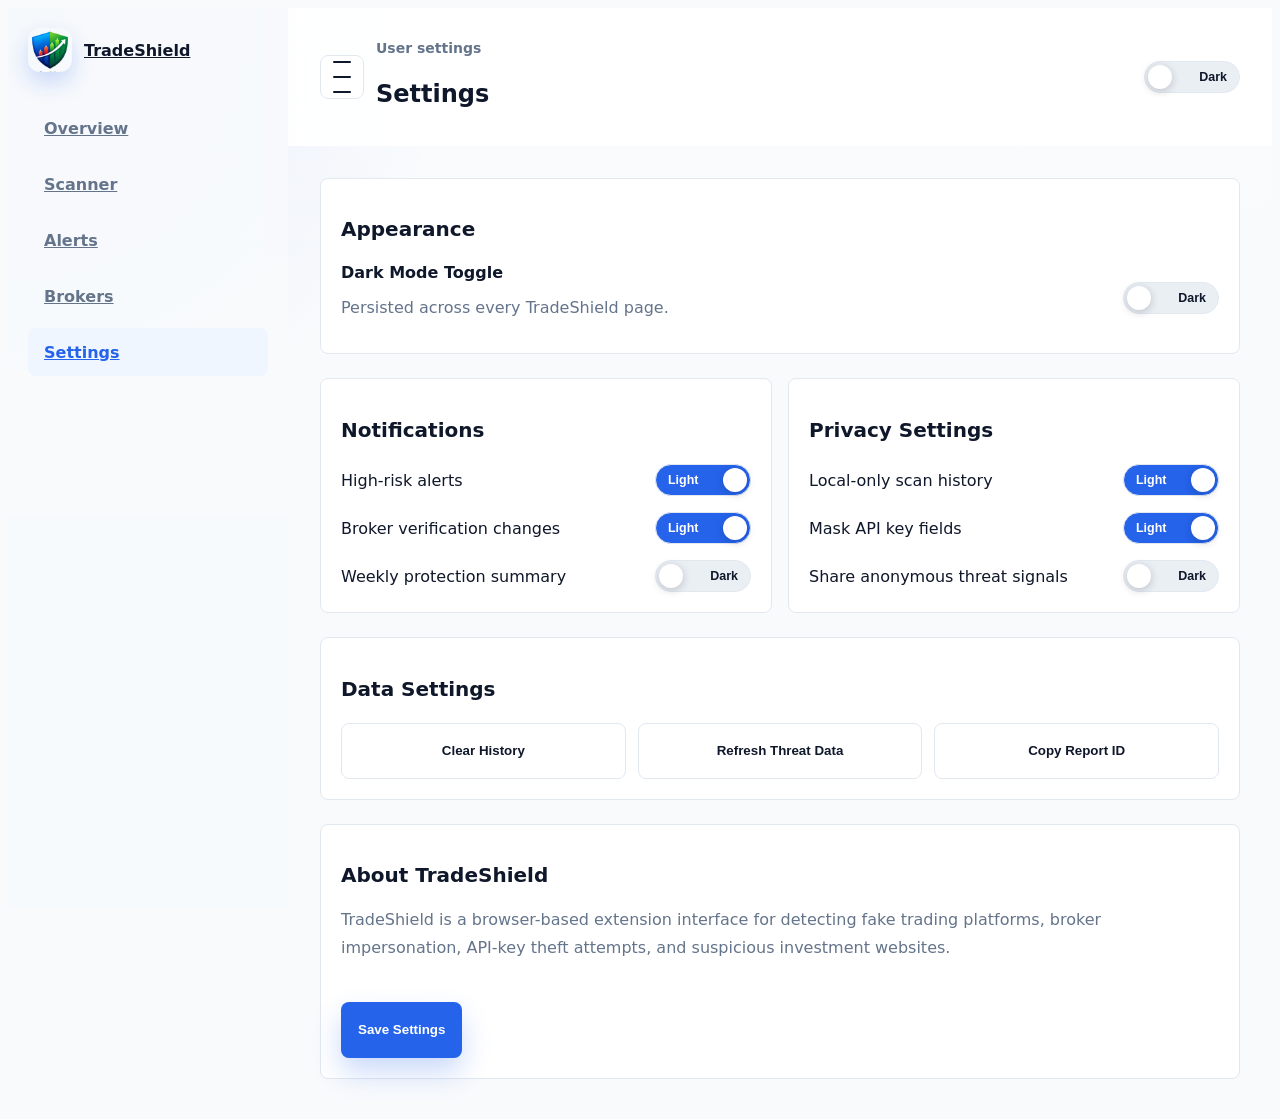
<file: dashboard/settings.html>
<!doctype html>
<html lang="en">
  <head>
    <meta charset="utf-8">
    <meta name="viewport" content="width=device-width, initial-scale=1">
    <title>Settings | TradeShield</title>
    <link rel="icon" href="../Assets/icons/icon-32.png">
    <link rel="stylesheet" href="../css/tailwind-local.css">
    <link rel="stylesheet" href="../css/main.css">
    <script src="../js/app.js"></script>
    <script src="../js/ui.js" defer></script>
    <script src="../js/dashboard.js" defer></script>
  </head>
  <body>
    <div class="page-loader" role="status" aria-label="Loading settings"><div class="loader-shell"><div class="skeleton h-5 w-40"></div><div class="mt-4 grid gap-3"><div class="skeleton h-16"></div><div class="skeleton h-16"></div></div></div></div>
    <main class="ts-page dashboard-shell" data-dashboard-shell>
      <aside class="desktop-sidebar min-h-screen border-r p-5 ts-border" id="dashboard-sidebar" data-sidebar aria-label="Dashboard sidebar" aria-hidden="false">
        <div class="sidebar-head"><a class="ts-brand" href="../index.html"><img class="ts-logo" src="../Assets/icons/icon-128.png" alt=""><span>TradeShield</span></a><button class="ts-icon-btn sidebar-close" type="button" data-sidebar-toggle aria-controls="dashboard-sidebar" aria-expanded="true" aria-label="Close sidebar"><span></span><span></span></button></div>
        <nav class="mt-8 grid gap-2" aria-label="Dashboard navigation"><a class="nav-item px-4" href="home.html" data-nav-page="home.html">Overview</a><a class="nav-item px-4" href="scanner.html" data-nav-page="scanner.html">Scanner</a><a class="nav-item px-4" href="alerts.html" data-nav-page="alerts.html">Alerts</a><a class="nav-item px-4" href="brokers.html" data-nav-page="brokers.html">Brokers</a><a class="nav-item px-4" href="settings.html" data-nav-page="settings.html">Settings</a></nav>
      </aside>
      <section class="dashboard-main min-w-0">
        <header class="sticky top-0 z-30 border-b bg-[color:var(--surface)]/90 px-4 py-4 backdrop-blur ts-border lg:px-8"><div class="flex items-center justify-between gap-4"><div class="flex min-w-0 items-center gap-3"><button class="ts-icon-btn sidebar-toggle" type="button" data-sidebar-toggle aria-controls="dashboard-sidebar" aria-expanded="true" aria-label="Close sidebar"><span></span><span></span><span></span></button><div><p class="text-sm font-bold ts-muted">User settings</p><h1 class="text-2xl font-black">Settings</h1></div></div><button class="toggle" type="button" data-theme-toggle role="switch" aria-label="Switch theme" aria-checked="false"></button></div></header>
        <div class="grid gap-6 p-4 lg:p-8">
          <section class="ts-panel p-5">
            <h2 class="text-xl font-black">Appearance</h2>
            <div class="mt-5 flex items-center justify-between gap-4"><div><strong>Dark Mode Toggle</strong><p class="ts-muted">Persisted across every TradeShield page.</p></div><button class="toggle" type="button" data-theme-toggle role="switch" aria-label="Switch theme" aria-checked="false"></button></div>
          </section>
          <section class="grid gap-4 lg:grid-cols-2">
            <article class="ts-panel p-5"><h2 class="text-xl font-black">Notifications</h2><div class="mt-5 grid gap-4"><div class="flex items-center justify-between gap-4"><span>High-risk alerts</span><button class="toggle" type="button" data-setting-toggle="High-risk alerts" role="switch" aria-checked="true"></button></div><div class="flex items-center justify-between gap-4"><span>Broker verification changes</span><button class="toggle" type="button" data-setting-toggle="Broker verification changes" role="switch" aria-checked="true"></button></div><div class="flex items-center justify-between gap-4"><span>Weekly protection summary</span><button class="toggle" type="button" data-setting-toggle="Weekly summary" role="switch" aria-checked="false"></button></div></div></article>
            <article class="ts-panel p-5"><h2 class="text-xl font-black">Privacy Settings</h2><div class="mt-5 grid gap-4"><div class="flex items-center justify-between gap-4"><span>Local-only scan history</span><button class="toggle" type="button" data-setting-toggle="Local scan history" role="switch" aria-checked="true"></button></div><div class="flex items-center justify-between gap-4"><span>Mask API key fields</span><button class="toggle" type="button" data-setting-toggle="API key masking" role="switch" aria-checked="true"></button></div><div class="flex items-center justify-between gap-4"><span>Share anonymous threat signals</span><button class="toggle" type="button" data-setting-toggle="Anonymous threat signals" role="switch" aria-checked="false"></button></div></div></article>
          </section>
          <section class="ts-panel p-5">
            <h2 class="text-xl font-black">Data Settings</h2>
            <div class="mt-5 grid gap-3 sm:grid-cols-3">
              <button class="ts-btn ts-btn-secondary" type="button" data-feedback="Local scan history cleared.">Clear History</button>
              <button class="ts-btn ts-btn-secondary" type="button" data-feedback="Threat cache refreshed.">Refresh Threat Data</button>
              <button class="ts-btn ts-btn-secondary" type="button" data-copy="TRADESHIELD-REPORT-2026">Copy Report ID</button>
            </div>
          </section>
          <section class="ts-panel p-5">
            <h2 class="text-xl font-black">About TradeShield</h2>
            <p class="mt-3 leading-7 ts-muted">TradeShield is a browser-based extension interface for detecting fake trading platforms, broker impersonation, API-key theft attempts, and suspicious investment websites.</p>
            <button class="ts-btn ts-btn-primary mt-6 w-full sm:w-auto" type="button" data-save-settings>Save Settings</button>
          </section>
        </div>
      </section>
      <button class="sidebar-backdrop" type="button" data-sidebar-backdrop aria-label="Close sidebar"></button>
      <nav class="bottom-nav" aria-label="Mobile dashboard navigation"><a href="home.html" data-nav-page="home.html">Home</a><a href="scanner.html" data-nav-page="scanner.html">Scan</a><a href="alerts.html" data-nav-page="alerts.html">Alerts</a><a href="brokers.html" data-nav-page="brokers.html">Brokers</a><a href="settings.html" data-nav-page="settings.html">Settings</a></nav>
    </main>
  </body>
</html>
</file>
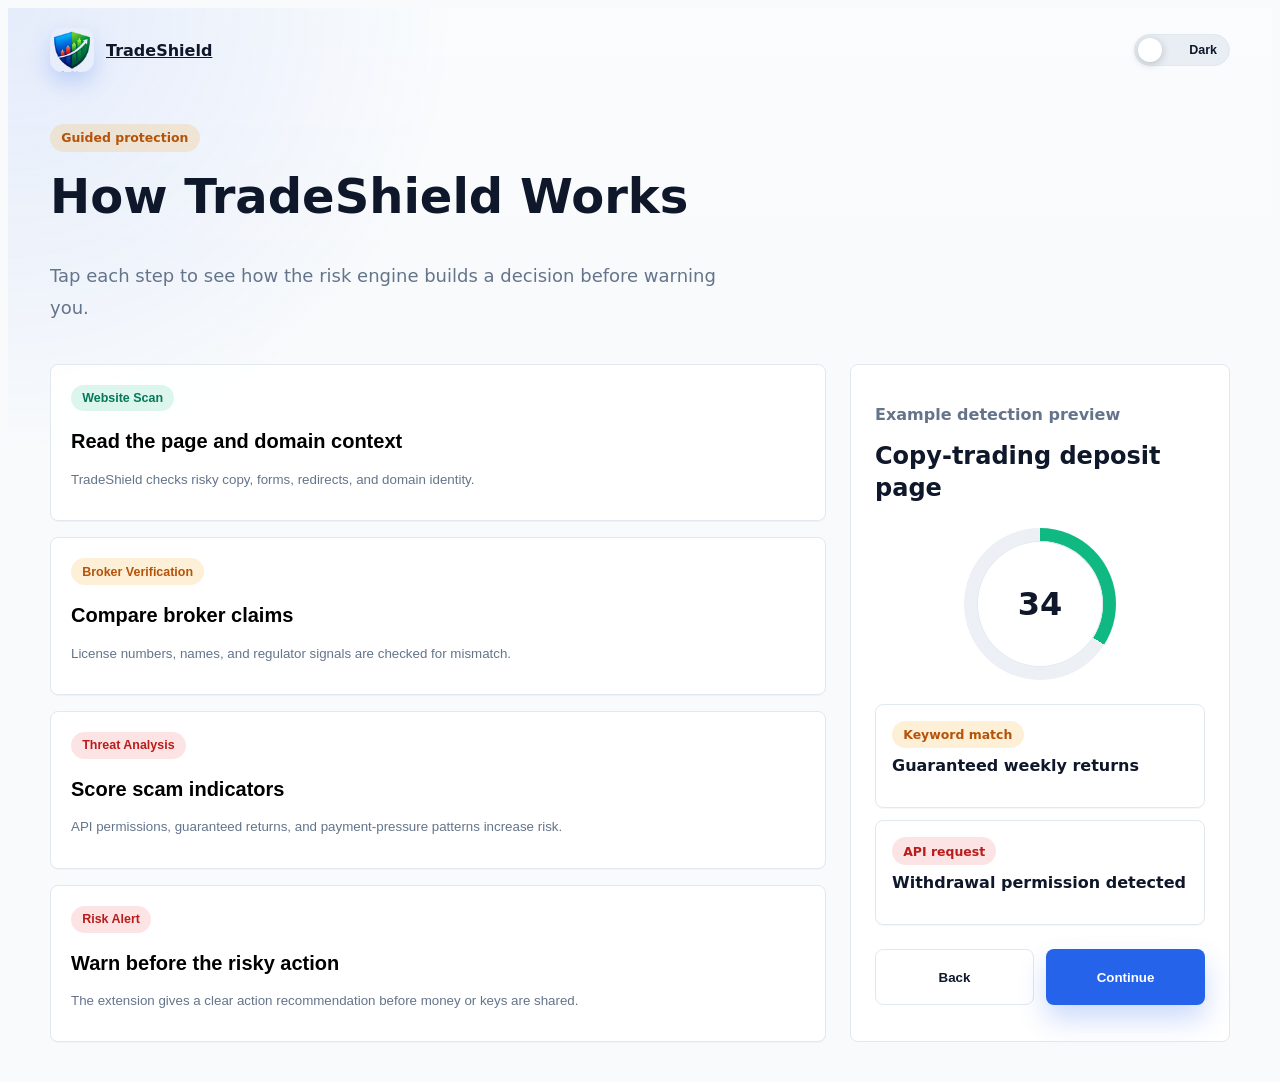
<file: onboarding/guide.html>
<!doctype html>
<html lang="en">
  <head>
    <meta charset="utf-8">
    <meta name="viewport" content="width=device-width, initial-scale=1">
    <title>Guide | TradeShield</title>
    <link rel="icon" href="../Assets/icons/icon-32.png">
    <link rel="stylesheet" href="../css/tailwind-local.css">
    <link rel="stylesheet" href="../css/main.css">
    <script src="../js/app.js"></script>
    <script src="../js/ui.js" defer></script>
    <script src="../js/onboarding.js" defer></script>
  </head>
  <body>
    <div class="page-loader" role="status" aria-label="Loading guide">
      <div class="loader-shell">
        <div class="skeleton h-5 w-40"></div>
        <div class="mt-4 grid gap-3">
          <div class="skeleton h-14"></div>
          <div class="skeleton h-14"></div>
        </div>
      </div>
    </div>
    <main class="ts-page">
      <header class="ts-container flex items-center justify-between py-5">
        <a class="ts-brand" href="../index.html" aria-label="TradeShield home">
          <img class="ts-logo" src="../Assets/icons/icon-128.png" alt="">
          <span>TradeShield</span>
        </a>
        <button class="toggle" type="button" data-theme-toggle role="switch" aria-label="Switch theme" aria-checked="false"></button>
      </header>
      <section class="ts-container py-8">
        <div class="max-w-2xl">
          <span class="ts-pill pill-warning">Guided protection</span>
          <h1 class="mt-5 text-4xl font-black sm:text-5xl">How TradeShield Works</h1>
          <p class="mt-4 text-lg leading-8 ts-muted">Tap each step to see how the risk engine builds a decision before warning you.</p>
        </div>
        <div class="mt-10 grid gap-6 lg:grid-cols-[1fr_380px]">
          <div class="grid gap-4">
            <button class="ts-card p-5 text-left ring-4 ring-blue-100" type="button" data-timeline-step="Website scan selected">
              <span class="ts-pill pill-success">Website Scan</span>
              <h2 class="mt-4 text-xl font-black">Read the page and domain context</h2>
              <p class="mt-2 ts-muted">TradeShield checks risky copy, forms, redirects, and domain identity.</p>
            </button>
            <button class="ts-card p-5 text-left" type="button" data-timeline-step="Broker verification selected">
              <span class="ts-pill pill-warning">Broker Verification</span>
              <h2 class="mt-4 text-xl font-black">Compare broker claims</h2>
              <p class="mt-2 ts-muted">License numbers, names, and regulator signals are checked for mismatch.</p>
            </button>
            <button class="ts-card p-5 text-left" type="button" data-timeline-step="Threat analysis selected">
              <span class="ts-pill pill-danger">Threat Analysis</span>
              <h2 class="mt-4 text-xl font-black">Score scam indicators</h2>
              <p class="mt-2 ts-muted">API permissions, guaranteed returns, and payment-pressure patterns increase risk.</p>
            </button>
            <button class="ts-card p-5 text-left" type="button" data-timeline-step="Risk alert selected">
              <span class="ts-pill pill-danger">Risk Alert</span>
              <h2 class="mt-4 text-xl font-black">Warn before the risky action</h2>
              <p class="mt-2 ts-muted">The extension gives a clear action recommendation before money or keys are shared.</p>
            </button>
          </div>
          <aside class="ts-panel p-6">
            <p class="font-bold ts-muted">Example detection preview</p>
            <h2 class="mt-2 text-2xl font-black">Copy-trading deposit page</h2>
            <div class="mt-6 grid place-items-center">
              <div class="risk-meter meter-low meter-34" data-guide-meter><span>34</span></div>
            </div>
            <div class="mt-6 grid gap-3">
              <div class="ts-card p-4"><span class="risk-badge risk-medium">Keyword match</span><p class="mt-2 font-bold">Guaranteed weekly returns</p></div>
              <div class="ts-card p-4"><span class="risk-badge risk-high">API request</span><p class="mt-2 font-bold">Withdrawal permission detected</p></div>
            </div>
            <div class="mt-6 grid grid-cols-2 gap-3">
              <button class="ts-btn ts-btn-secondary" type="button" data-navigate="welcome.html">Back</button>
              <button class="ts-btn ts-btn-primary" type="button" data-navigate="permissions.html">Continue</button>
            </div>
          </aside>
        </div>
      </section>
    </main>
  </body>
</html>
</file>
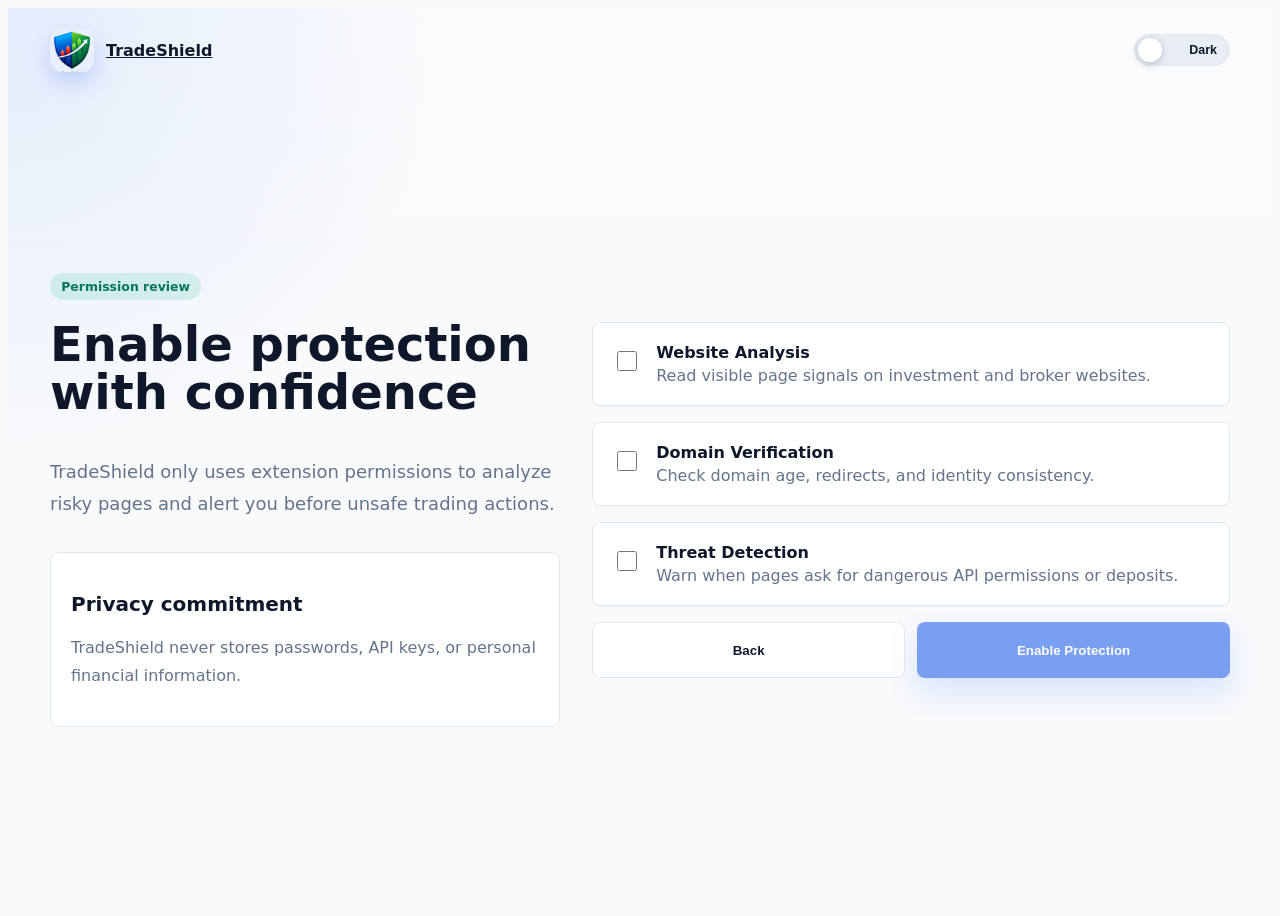
<file: onboarding/permissions.html>
<!doctype html>
<html lang="en">
  <head>
    <meta charset="utf-8">
    <meta name="viewport" content="width=device-width, initial-scale=1">
    <title>Permissions | TradeShield</title>
    <link rel="icon" href="../Assets/icons/icon-32.png">
    <link rel="stylesheet" href="../css/tailwind-local.css">
    <link rel="stylesheet" href="../css/main.css">
    <script src="../js/app.js"></script>
    <script src="../js/ui.js" defer></script>
    <script src="../js/onboarding.js" defer></script>
  </head>
  <body>
    <div class="page-loader" role="status" aria-label="Loading permissions">
      <div class="loader-shell">
        <div class="skeleton h-5 w-56"></div>
        <div class="mt-4 skeleton h-24"></div>
      </div>
    </div>
    <main class="ts-page">
      <header class="ts-container flex items-center justify-between py-5">
        <a class="ts-brand" href="../index.html" aria-label="TradeShield home">
          <img class="ts-logo" src="../Assets/icons/icon-128.png" alt="">
          <span>TradeShield</span>
        </a>
        <button class="toggle" type="button" data-theme-toggle role="switch" aria-label="Switch theme" aria-checked="false"></button>
      </header>
      <section class="ts-container grid min-h-[calc(100vh-84px)] items-center gap-8 py-8 lg:grid-cols-[0.8fr_1fr]">
        <div>
          <span class="ts-pill pill-success">Permission review</span>
          <h1 class="mt-5 text-4xl font-black sm:text-5xl">Enable protection with confidence</h1>
          <p class="mt-4 text-lg leading-8 ts-muted">TradeShield only uses extension permissions to analyze risky pages and alert you before unsafe trading actions.</p>
          <section class="ts-panel mt-8 p-5">
            <h2 class="text-xl font-black">Privacy commitment</h2>
            <p class="mt-3 leading-7 ts-muted">TradeShield never stores passwords, API keys, or personal financial information.</p>
          </section>
        </div>
        <div class="grid gap-4">
          <label class="ts-card flex cursor-pointer gap-4 p-5">
            <input class="mt-2 h-5 w-5" type="checkbox" data-permission-check>
            <span><strong>Website Analysis</strong><span class="mt-1 block ts-muted">Read visible page signals on investment and broker websites.</span></span>
          </label>
          <label class="ts-card flex cursor-pointer gap-4 p-5">
            <input class="mt-2 h-5 w-5" type="checkbox" data-permission-check>
            <span><strong>Domain Verification</strong><span class="mt-1 block ts-muted">Check domain age, redirects, and identity consistency.</span></span>
          </label>
          <label class="ts-card flex cursor-pointer gap-4 p-5">
            <input class="mt-2 h-5 w-5" type="checkbox" data-permission-check>
            <span><strong>Threat Detection</strong><span class="mt-1 block ts-muted">Warn when pages ask for dangerous API permissions or deposits.</span></span>
          </label>
          <div class="grid gap-3 sm:grid-cols-2">
            <button class="ts-btn ts-btn-secondary" type="button" data-navigate="guide.html">Back</button>
            <button class="ts-btn ts-btn-primary" type="button" data-enable-protection disabled>Enable Protection</button>
          </div>
        </div>
      </section>
    </main>
  </body>
</html>
</file>
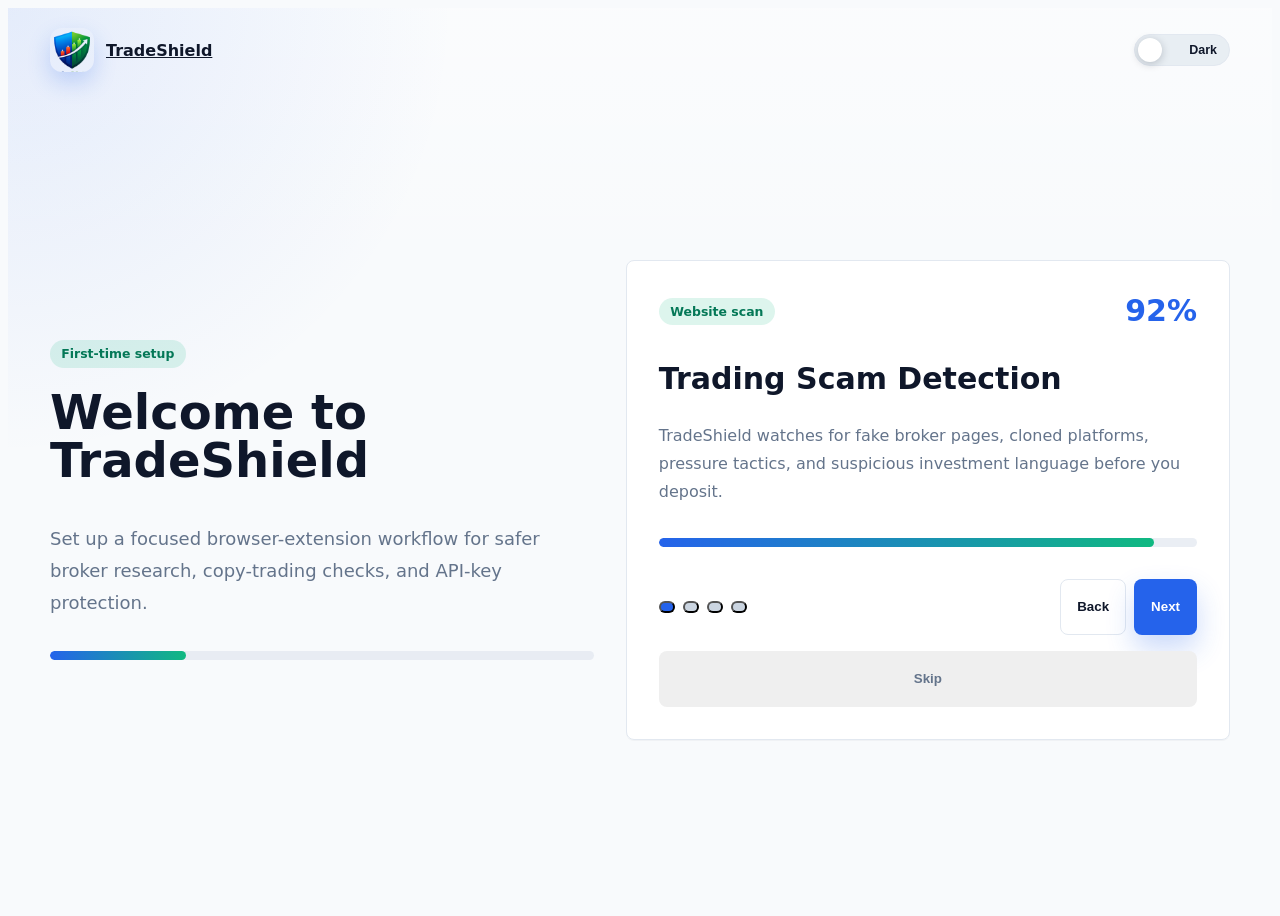
<file: onboarding/welcome.html>
<!doctype html>
<html lang="en">
  <head>
    <meta charset="utf-8">
    <meta name="viewport" content="width=device-width, initial-scale=1">
    <title>Welcome | TradeShield</title>
    <link rel="icon" href="../Assets/icons/icon-32.png">
    <link rel="stylesheet" href="../css/tailwind-local.css">
    <link rel="stylesheet" href="../css/main.css">
    <script src="../js/app.js"></script>
    <script src="../js/ui.js" defer></script>
    <script src="../js/onboarding.js" defer></script>
  </head>
  <body>
    <div class="page-loader" role="status" aria-label="Loading onboarding">
      <div class="loader-shell">
        <div class="skeleton h-5 w-48"></div>
        <div class="mt-4 skeleton h-28 w-full"></div>
      </div>
    </div>
    <main class="ts-page">
      <header class="ts-container flex items-center justify-between py-5">
        <a class="ts-brand" href="../index.html" aria-label="TradeShield home">
          <img class="ts-logo" src="../Assets/icons/icon-128.png" alt="">
          <span>TradeShield</span>
        </a>
        <button class="toggle" type="button" data-theme-toggle role="switch" aria-label="Switch theme" aria-checked="false"></button>
      </header>
      <section class="ts-container grid min-h-[calc(100vh-84px)] items-center gap-8 py-8 lg:grid-cols-[0.9fr_1fr]">
        <div>
          <span class="ts-pill pill-success">First-time setup</span>
          <h1 class="mt-5 text-4xl font-black sm:text-5xl">Welcome to TradeShield</h1>
          <p class="mt-4 max-w-xl text-lg leading-8 ts-muted">Set up a focused browser-extension workflow for safer broker research, copy-trading checks, and API-key protection.</p>
          <div class="mt-8 progress-track" aria-label="Onboarding progress">
            <div class="progress-bar" data-onboarding-progress></div>
          </div>
        </div>
        <section class="ts-card p-6 sm:p-8" aria-live="polite">
          <div data-onboarding-card></div>
          <div class="mt-8 flex items-center justify-between gap-4">
            <div class="flex gap-2" data-onboarding-dots></div>
            <div class="flex gap-2">
              <button class="ts-btn ts-btn-secondary" type="button" data-onboarding-prev>Back</button>
              <button class="ts-btn ts-btn-primary" type="button" data-onboarding-next>Next</button>
            </div>
          </div>
          <button class="ts-btn ts-btn-ghost mt-4 w-full" type="button" data-navigate="guide.html">Skip</button>
        </section>
      </section>
    </main>
  </body>
</html>
</file>
<file: css/main.css>
@import url("animations.css");

:root {
  --primary: #2563eb;
  --primary-dark: #1e40af;
  --success: #10b981;
  --warning: #f59e0b;
  --danger: #ef4444;
  --bg: #f8fafc;
  --surface: #ffffff;
  --surface-soft: #eff6ff;
  --text: #0f172a;
  --muted: #64748b;
  --border: #e2e8f0;
  --shadow: 0 16px 40px rgba(15, 23, 42, 0.08);
}

.dark {
  --bg: #020617;
  --surface: #0f172a;
  --surface-soft: #111827;
  --text: #f8fafc;
  --muted: #94a3b8;
  --border: #1e293b;
  --shadow: 0 18px 44px rgba(0, 0, 0, 0.34);
}

* {
  box-sizing: border-box;
}

html {
  scroll-behavior: smooth;
}

body {
  min-width: 320px;
  background: var(--bg);
  color: var(--text);
  font-family: Inter, ui-sans-serif, system-ui, -apple-system, BlinkMacSystemFont, "Segoe UI", sans-serif;
  letter-spacing: 0;
  transition: background-color 240ms ease, color 240ms ease;
}

a,
button,
input,
select {
  outline: none;
}

a:focus-visible,
button:focus-visible,
input:focus-visible,
select:focus-visible {
  box-shadow: 0 0 0 4px rgba(37, 99, 235, 0.22);
}

.ts-page {
  min-height: 100vh;
  background:
    radial-gradient(circle at top left, rgba(37, 99, 235, 0.1), transparent 28rem),
    linear-gradient(180deg, rgba(255, 255, 255, 0.36), transparent 18rem),
    var(--bg);
}

.dark .ts-page {
  background:
    radial-gradient(circle at top left, rgba(37, 99, 235, 0.22), transparent 28rem),
    linear-gradient(180deg, rgba(15, 23, 42, 0.28), transparent 18rem),
    var(--bg);
}

.ts-container {
  width: min(1180px, calc(100% - 32px));
  margin: 0 auto;
}

.ts-brand {
  display: inline-flex;
  align-items: center;
  gap: 0.75rem;
  color: var(--text);
  font-weight: 800;
}

.ts-logo {
  width: 44px;
  height: 44px;
  border-radius: 12px;
  object-fit: cover;
  box-shadow: 0 10px 22px rgba(37, 99, 235, 0.22);
}

.ts-card {
  border: 1px solid var(--border);
  border-radius: 8px;
  background: color-mix(in srgb, var(--surface) 94%, transparent);
  box-shadow: 0 1px 0 rgba(15, 23, 42, 0.03);
  transition: transform 220ms ease, box-shadow 220ms ease, border-color 220ms ease, background-color 220ms ease;
}

.ts-card:hover {
  border-color: rgba(37, 99, 235, 0.34);
  box-shadow: var(--shadow);
  transform: translateY(-2px);
}

.ts-card:active {
  transform: translateY(0) scale(0.995);
}

.ts-panel {
  border: 1px solid var(--border);
  border-radius: 8px;
  background: var(--surface);
}

.ts-btn {
  display: inline-flex;
  min-height: 56px;
  align-items: center;
  justify-content: center;
  gap: 0.55rem;
  border-radius: 8px;
  border: 1px solid transparent;
  padding: 0 1rem;
  font-weight: 700;
  transition: transform 200ms ease, box-shadow 200ms ease, background-color 200ms ease, border-color 200ms ease;
}

.ts-btn:hover {
  transform: translateY(-1px);
}

.ts-btn:active,
.ts-btn.is-pressed {
  transform: scale(0.98);
}

.ts-btn-primary {
  background: var(--primary);
  color: #ffffff;
  box-shadow: 0 14px 28px rgba(37, 99, 235, 0.24);
}

.ts-btn-primary:hover {
  background: var(--primary-dark);
}

.ts-btn-secondary {
  border-color: var(--border);
  background: var(--surface);
  color: var(--text);
}

.ts-btn-secondary:hover {
  border-color: rgba(37, 99, 235, 0.5);
  color: var(--primary);
}

.ts-btn-ghost {
  color: var(--muted);
}

.ts-btn-ghost:hover {
  background: var(--surface-soft);
  color: var(--text);
}

.ts-icon-btn {
  display: inline-grid;
  place-items: center;
  width: 44px;
  height: 44px;
  min-height: 44px;
  border: 1px solid var(--border);
  border-radius: 8px;
  background: var(--surface);
  color: var(--text);
}

.ts-pill,
.risk-badge {
  display: inline-flex;
  align-items: center;
  gap: 0.4rem;
  border-radius: 999px;
  padding: 0.4rem 0.7rem;
  font-size: 0.78rem;
  font-weight: 800;
}

.pill-success,
.risk-low {
  background: rgba(16, 185, 129, 0.14);
  color: #047857;
}

.pill-warning,
.risk-medium {
  background: rgba(245, 158, 11, 0.16);
  color: #b45309;
}

.pill-danger,
.risk-high {
  background: rgba(239, 68, 68, 0.14);
  color: #b91c1c;
}

.dark .pill-success,
.dark .risk-low {
  color: #6ee7b7;
}

.dark .pill-warning,
.dark .risk-medium {
  color: #fbbf24;
}

.dark .pill-danger,
.dark .risk-high {
  color: #fca5a5;
}

.metric-value {
  color: var(--text);
  font-size: clamp(2rem, 5vw, 3.75rem);
  font-weight: 900;
  line-height: 1;
}

.ts-muted {
  color: var(--muted);
}

.ts-input {
  min-height: 56px;
  width: 100%;
  border: 1px solid var(--border);
  border-radius: 8px;
  background: var(--surface);
  color: var(--text);
  padding: 0 1rem;
  transition: border-color 200ms ease, box-shadow 200ms ease;
}

.ts-input:focus {
  border-color: var(--primary);
  box-shadow: 0 0 0 4px rgba(37, 99, 235, 0.16);
}

.ts-loader {
  width: 1.1rem;
  height: 1.1rem;
  border: 2px solid rgba(255, 255, 255, 0.42);
  border-top-color: #ffffff;
  border-radius: 999px;
  animation: spin 700ms linear infinite;
}

.page-loader {
  position: fixed;
  inset: 0;
  z-index: 80;
  display: grid;
  place-items: center;
  background: var(--bg);
  transition: opacity 260ms ease, visibility 260ms ease;
}

.page-loader.is-hidden {
  visibility: hidden;
  opacity: 0;
}

.loader-shell {
  width: min(420px, calc(100% - 32px));
  border: 1px solid var(--border);
  border-radius: 8px;
  background: var(--surface);
  padding: 1.25rem;
  box-shadow: var(--shadow);
}

.skeleton {
  position: relative;
  overflow: hidden;
  border-radius: 8px;
  background: color-mix(in srgb, var(--border) 62%, transparent);
}

.skeleton::after {
  content: "";
  position: absolute;
  inset: 0;
  transform: translateX(-100%);
  background: linear-gradient(90deg, transparent, rgba(255, 255, 255, 0.45), transparent);
  animation: shimmer 1.35s infinite;
}

.progress-track {
  height: 0.55rem;
  overflow: hidden;
  border-radius: 999px;
  background: color-mix(in srgb, var(--border) 72%, transparent);
}

.progress-bar {
  height: 100%;
  width: var(--progress, 0%);
  border-radius: inherit;
  background: linear-gradient(90deg, var(--primary), var(--success));
  transition: width 420ms ease;
}

.progress-25 {
  --progress: 25%;
}

.progress-50 {
  --progress: 50%;
}

.progress-75 {
  --progress: 75%;
}

.progress-78 {
  --progress: 78%;
}

.progress-86 {
  --progress: 86%;
}

.progress-92 {
  --progress: 92%;
}

.progress-94 {
  --progress: 94%;
}

.progress-97 {
  --progress: 97%;
}

.progress-100 {
  --progress: 100%;
}

.risk-meter {
  position: relative;
  display: grid;
  width: 152px;
  height: 152px;
  place-items: center;
  border-radius: 999px;
  background:
    conic-gradient(var(--meter-color, var(--success)) var(--meter, 0%), color-mix(in srgb, var(--border) 64%, transparent) 0),
    var(--surface);
}

.risk-meter::before {
  content: "";
  position: absolute;
  inset: 13px;
  border-radius: inherit;
  background: var(--surface);
  box-shadow: inset 0 0 0 1px var(--border);
}

.risk-meter > span {
  position: relative;
  z-index: 1;
  font-size: 2rem;
  font-weight: 900;
}

.meter-low {
  --meter-color: var(--success);
}

.meter-medium {
  --meter-color: var(--warning);
}

.meter-high {
  --meter-color: var(--danger);
}

.meter-24 {
  --meter: 24%;
}

.meter-34 {
  --meter: 34%;
}

.meter-54 {
  --meter: 54%;
}

.meter-62 {
  --meter: 62%;
}

.meter-81 {
  --meter: 81%;
}

.meter-86 {
  --meter: 86%;
}

.meter-88 {
  --meter: 88%;
}

.meter-92 {
  --meter: 92%;
}

.meter-94 {
  --meter: 94%;
}

.ts-border {
  border-color: var(--border);
}

.nav-item {
  display: flex;
  min-height: 48px;
  align-items: center;
  gap: 0.7rem;
  border-radius: 8px;
  color: var(--muted);
  font-weight: 700;
  transition: background-color 200ms ease, color 200ms ease, transform 200ms ease;
}

.nav-item:hover,
.nav-item[aria-current="page"] {
  background: var(--surface-soft);
  color: var(--primary);
}

.nav-item:active {
  transform: scale(0.98);
}

.sidebar-toggle,
.sidebar-close {
  position: relative;
  flex: 0 0 auto;
}

.sidebar-toggle span,
.sidebar-close span {
  display: block;
  width: 18px;
  height: 2px;
  border-radius: 999px;
  background: currentColor;
  transition: transform 200ms ease, opacity 200ms ease;
}

.sidebar-toggle span + span {
  margin-top: 4px;
}

.sidebar-close span {
  position: absolute;
  top: 50%;
  left: 50%;
  margin-left: -9px;
  margin-top: -1px;
}

.sidebar-close span:first-child {
  transform: rotate(45deg);
}

.sidebar-close span:last-child {
  transform: rotate(-45deg);
}

.sidebar-head {
  display: flex;
  align-items: center;
  justify-content: space-between;
  gap: 1rem;
}

.sidebar-backdrop {
  position: fixed;
  inset: 0;
  z-index: 44;
  display: none;
  border: 0;
  background: rgba(2, 6, 23, 0.58);
}

.bottom-nav {
  position: fixed;
  right: 0;
  bottom: 0;
  left: 0;
  z-index: 40;
  display: grid;
  grid-template-columns: repeat(5, minmax(0, 1fr));
  border-top: 1px solid var(--border);
  background: color-mix(in srgb, var(--surface) 94%, transparent);
  backdrop-filter: blur(16px);
}

.bottom-nav a {
  display: grid;
  min-height: 64px;
  place-items: center;
  color: var(--muted);
  font-size: 0.72rem;
  font-weight: 800;
}

.bottom-nav a[aria-current="page"] {
  color: var(--primary);
}

.toast-region {
  position: fixed;
  right: 1rem;
  bottom: 1rem;
  z-index: 90;
  display: grid;
  gap: 0.75rem;
}

.toast {
  width: min(360px, calc(100vw - 32px));
  border: 1px solid var(--border);
  border-left: 4px solid var(--primary);
  border-radius: 8px;
  background: var(--surface);
  padding: 0.9rem 1rem;
  box-shadow: var(--shadow);
  animation: slideUp 220ms ease both;
}

.modal-backdrop {
  position: fixed;
  inset: 0;
  z-index: 70;
  display: none;
  align-items: center;
  justify-content: center;
  background: rgba(2, 6, 23, 0.64);
  padding: 1rem;
}

.modal-backdrop.is-open {
  display: flex;
}

.modal-card {
  width: min(560px, 100%);
  max-height: calc(100vh - 2rem);
  overflow: auto;
  border-radius: 8px;
  background: var(--surface);
  color: var(--text);
  box-shadow: var(--shadow);
  animation: slideUp 220ms ease both;
}

.toggle {
  position: relative;
  width: 96px;
  height: 32px;
  border-radius: 999px;
  border: 1px solid var(--border);
  background: color-mix(in srgb, var(--border) 70%, transparent);
  transition: background-color 200ms ease;
}

.toggle::before {
  content: "Dark";
  position: absolute;
  top: 50%;
  right: 12px;
  transform: translateY(-50%);
  color: var(--text);
  font-size: 0.78rem;
  font-weight: 800;
  line-height: 1;
}

.toggle[aria-checked="true"]::before {
  content: "Light";
  right: auto;
  left: 12px;
  color: #ffffff;
}

.toggle::after {
  content: "";
  position: absolute;
  top: 3px;
  left: 3px;
  width: 24px;
  height: 24px;
  border-radius: 999px;
  background: #ffffff;
  box-shadow: 0 2px 8px rgba(15, 23, 42, 0.22);
  transition: transform 200ms ease;
}

.toggle[aria-checked="true"] {
  background: var(--primary);
}

.toggle[aria-checked="true"]::after {
  transform: translateX(64px);
}

.extension-frame {
  border: 1px solid var(--border);
  border-radius: 8px;
  background: var(--surface);
  box-shadow: var(--shadow);
}

.browser-bar {
  display: flex;
  align-items: center;
  gap: 0.45rem;
  border-bottom: 1px solid var(--border);
  padding: 0.8rem;
}

.dot {
  width: 10px;
  height: 10px;
  border-radius: 999px;
  background: var(--border);
}

.alert-row {
  border-left: 4px solid var(--primary);
}

.alert-high {
  border-left-color: var(--danger);
}

.alert-medium {
  border-left-color: var(--warning);
}

.alert-low {
  border-left-color: var(--success);
}

.table-wrap {
  overflow-x: auto;
}

.ts-table {
  min-width: 720px;
  width: 100%;
  border-collapse: separate;
  border-spacing: 0;
}

.ts-table th,
.ts-table td {
  border-bottom: 1px solid var(--border);
  padding: 1rem;
  text-align: left;
}

.ts-table th {
  color: var(--muted);
  font-size: 0.76rem;
  text-transform: uppercase;
}

.extension-popup {
  width: 390px;
  min-height: 560px;
  overflow: hidden;
  background: var(--bg);
}

.popup-shell {
  min-height: 560px;
  background:
    radial-gradient(circle at top left, rgba(37, 99, 235, 0.12), transparent 18rem),
    var(--bg);
}

.dark .popup-shell {
  background:
    radial-gradient(circle at top left, rgba(37, 99, 235, 0.22), transparent 18rem),
    var(--bg);
}

@media (max-width: 420px) {
  .extension-popup {
    width: 100vw;
  }
}

@media (min-width: 1024px) {
  .dashboard-shell {
    display: grid;
    grid-template-columns: 280px minmax(0, 1fr);
    transition: grid-template-columns 220ms ease;
  }

  .dashboard-shell.is-sidebar-closed {
    grid-template-columns: 0 minmax(0, 1fr);
  }

  .dashboard-shell.is-sidebar-closed .desktop-sidebar {
    transform: translateX(-100%);
    opacity: 0;
    pointer-events: none;
    visibility: hidden;
  }

  .desktop-sidebar {
    position: sticky;
    top: 0;
    height: 100vh;
    overflow: hidden auto;
    background: color-mix(in srgb, var(--bg) 92%, transparent);
    transition: transform 220ms ease, opacity 220ms ease, visibility 220ms ease;
  }

  .sidebar-close {
    display: none;
  }

  .bottom-nav {
    display: none;
  }
}

@media (max-width: 1023px) {
  .desktop-sidebar {
    position: fixed;
    top: 0;
    bottom: 0;
    left: 0;
    z-index: 45;
    width: min(320px, calc(100vw - 56px));
    overflow-y: auto;
    background: var(--bg);
    box-shadow: var(--shadow);
    transform: translateX(-105%);
    transition: transform 220ms ease;
    visibility: hidden;
  }

  .dashboard-shell.is-sidebar-open .desktop-sidebar {
    transform: translateX(0);
    visibility: visible;
  }

  .dashboard-shell.is-sidebar-open .sidebar-backdrop {
    display: block;
  }

  .dashboard-main {
    padding-bottom: 5.75rem;
  }
}
</file>
